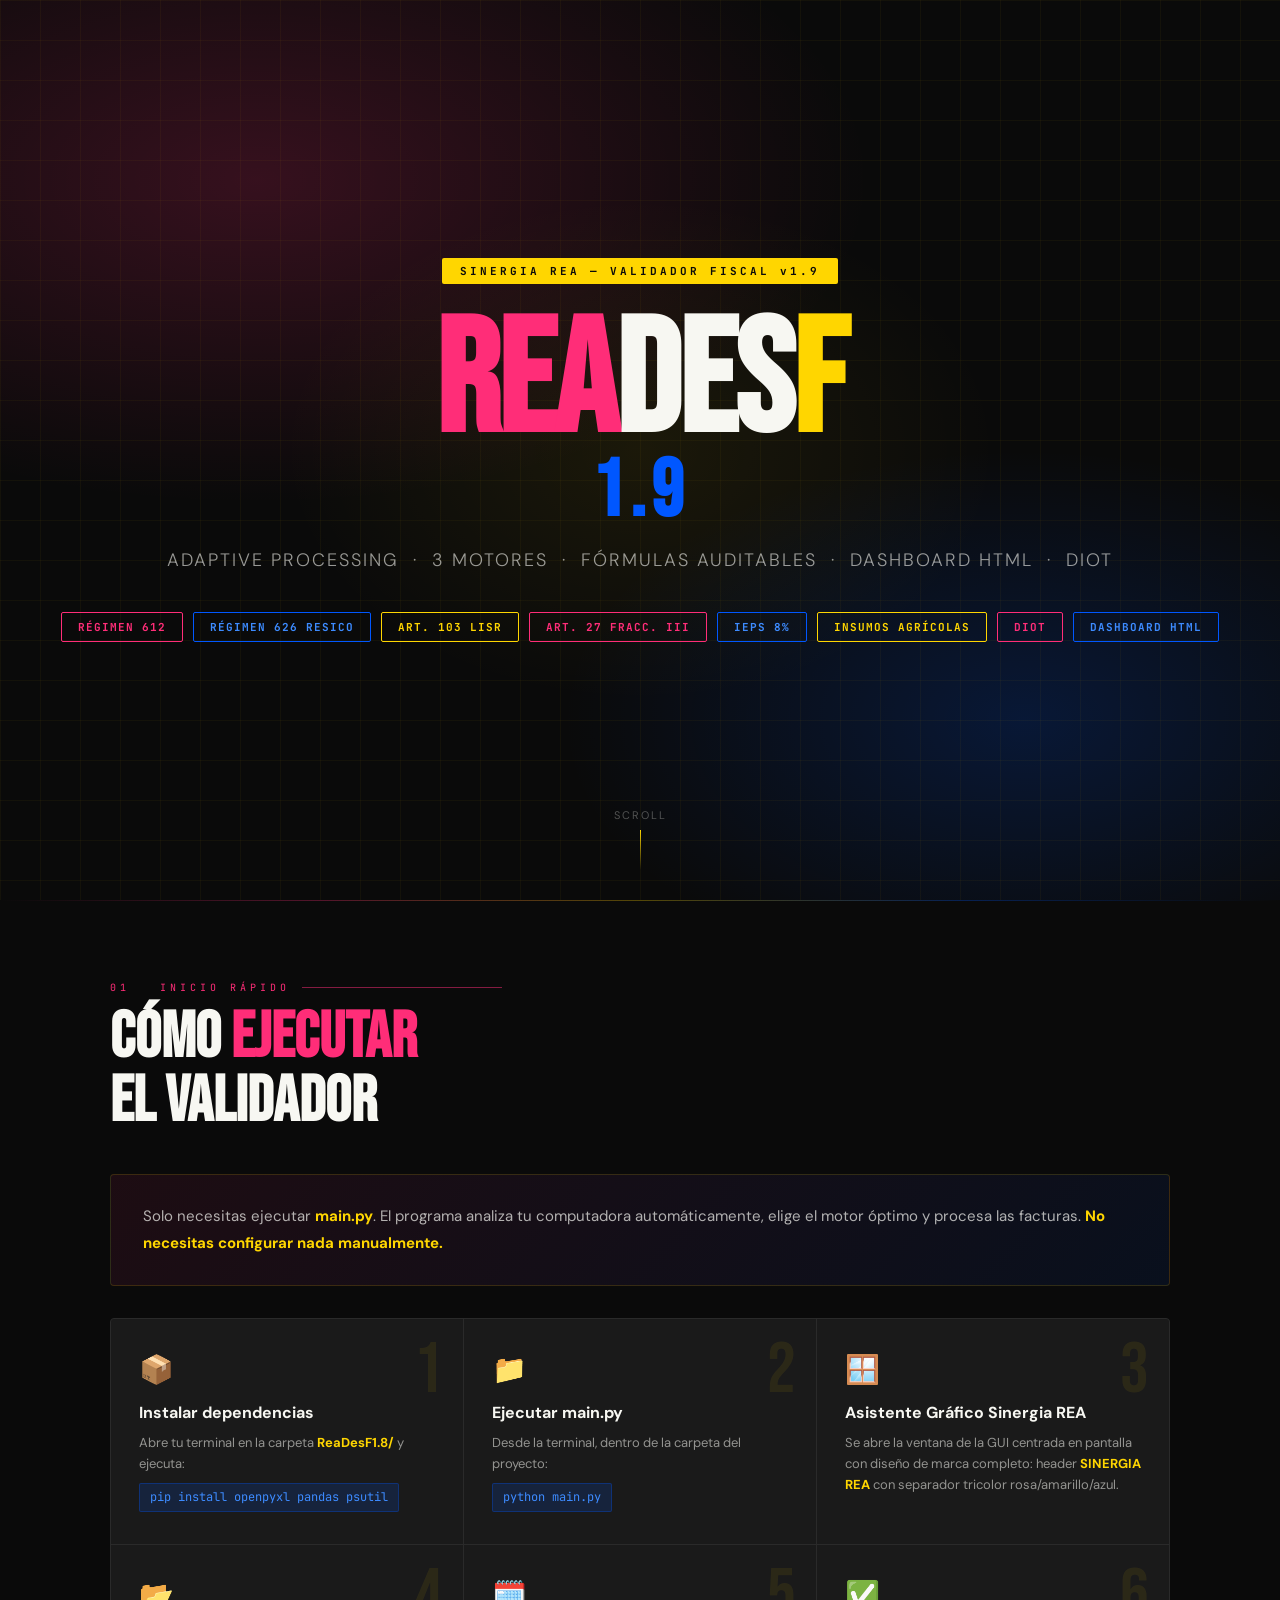
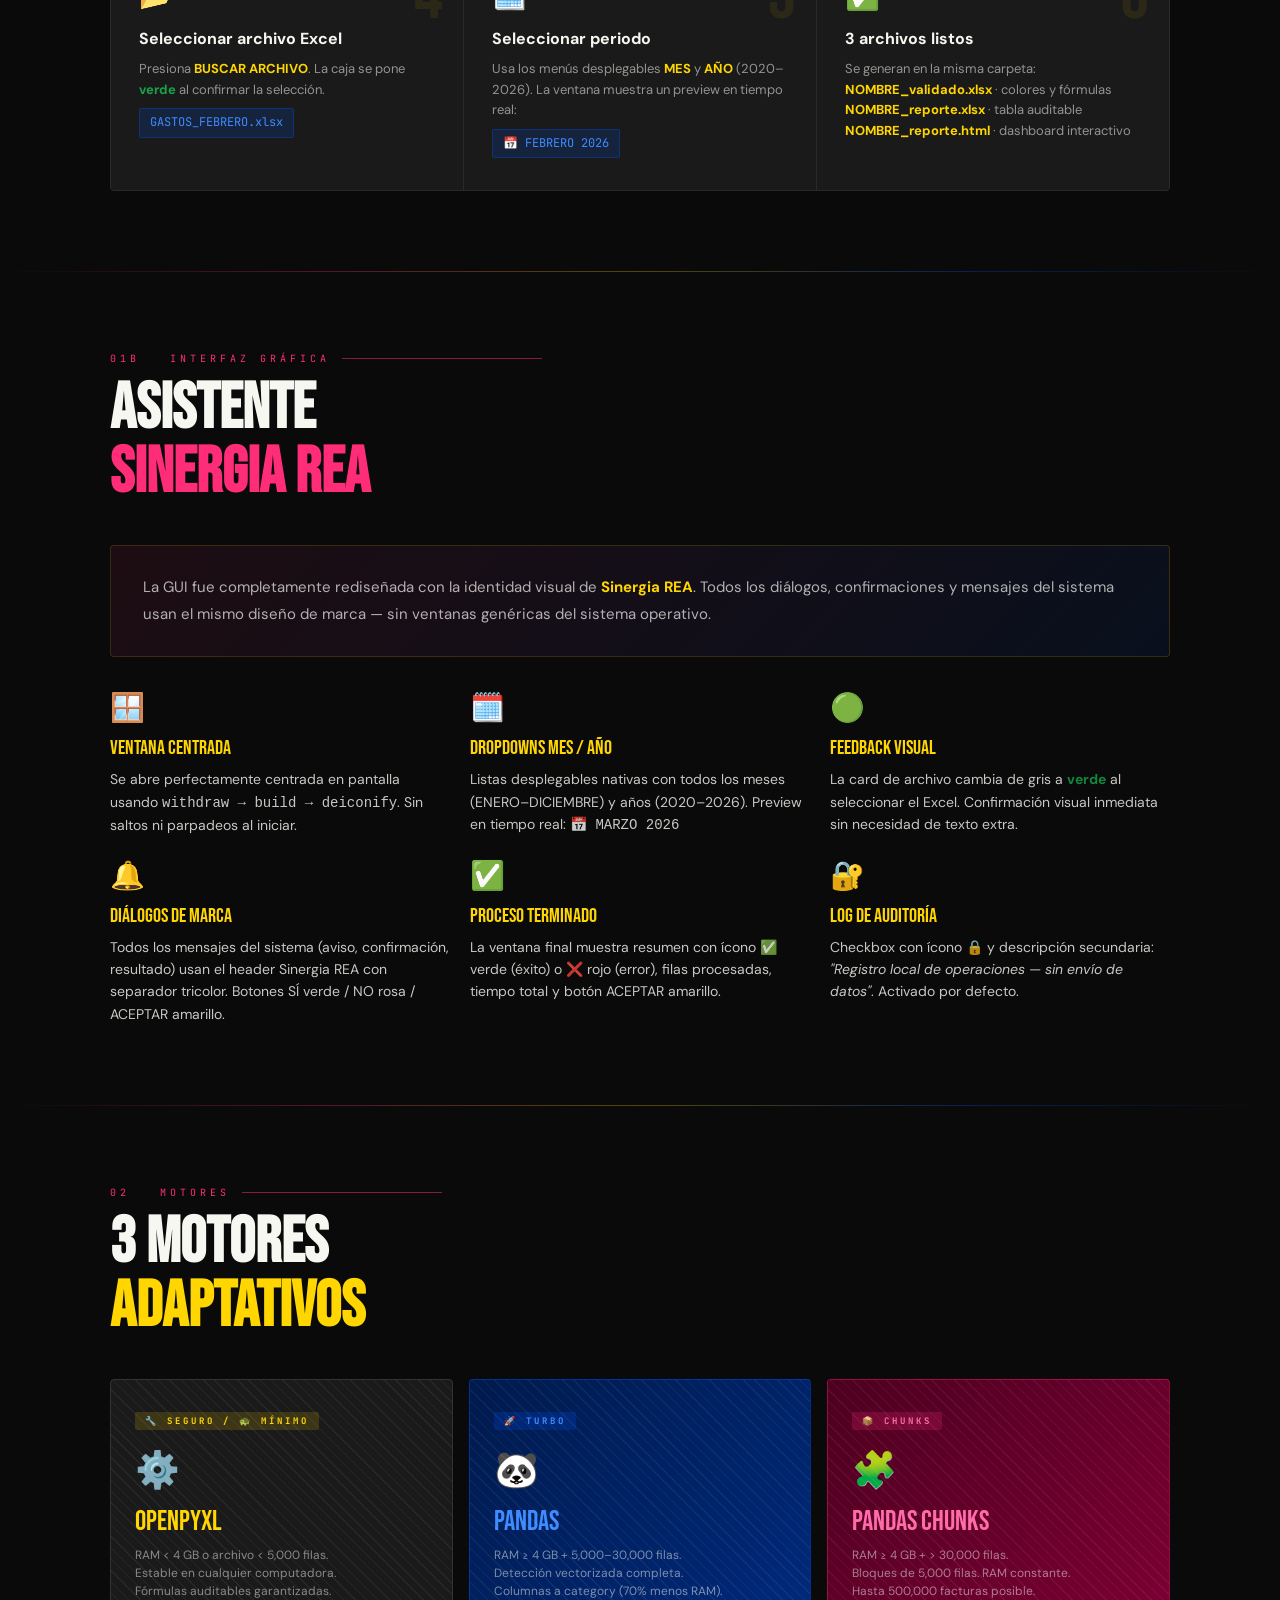
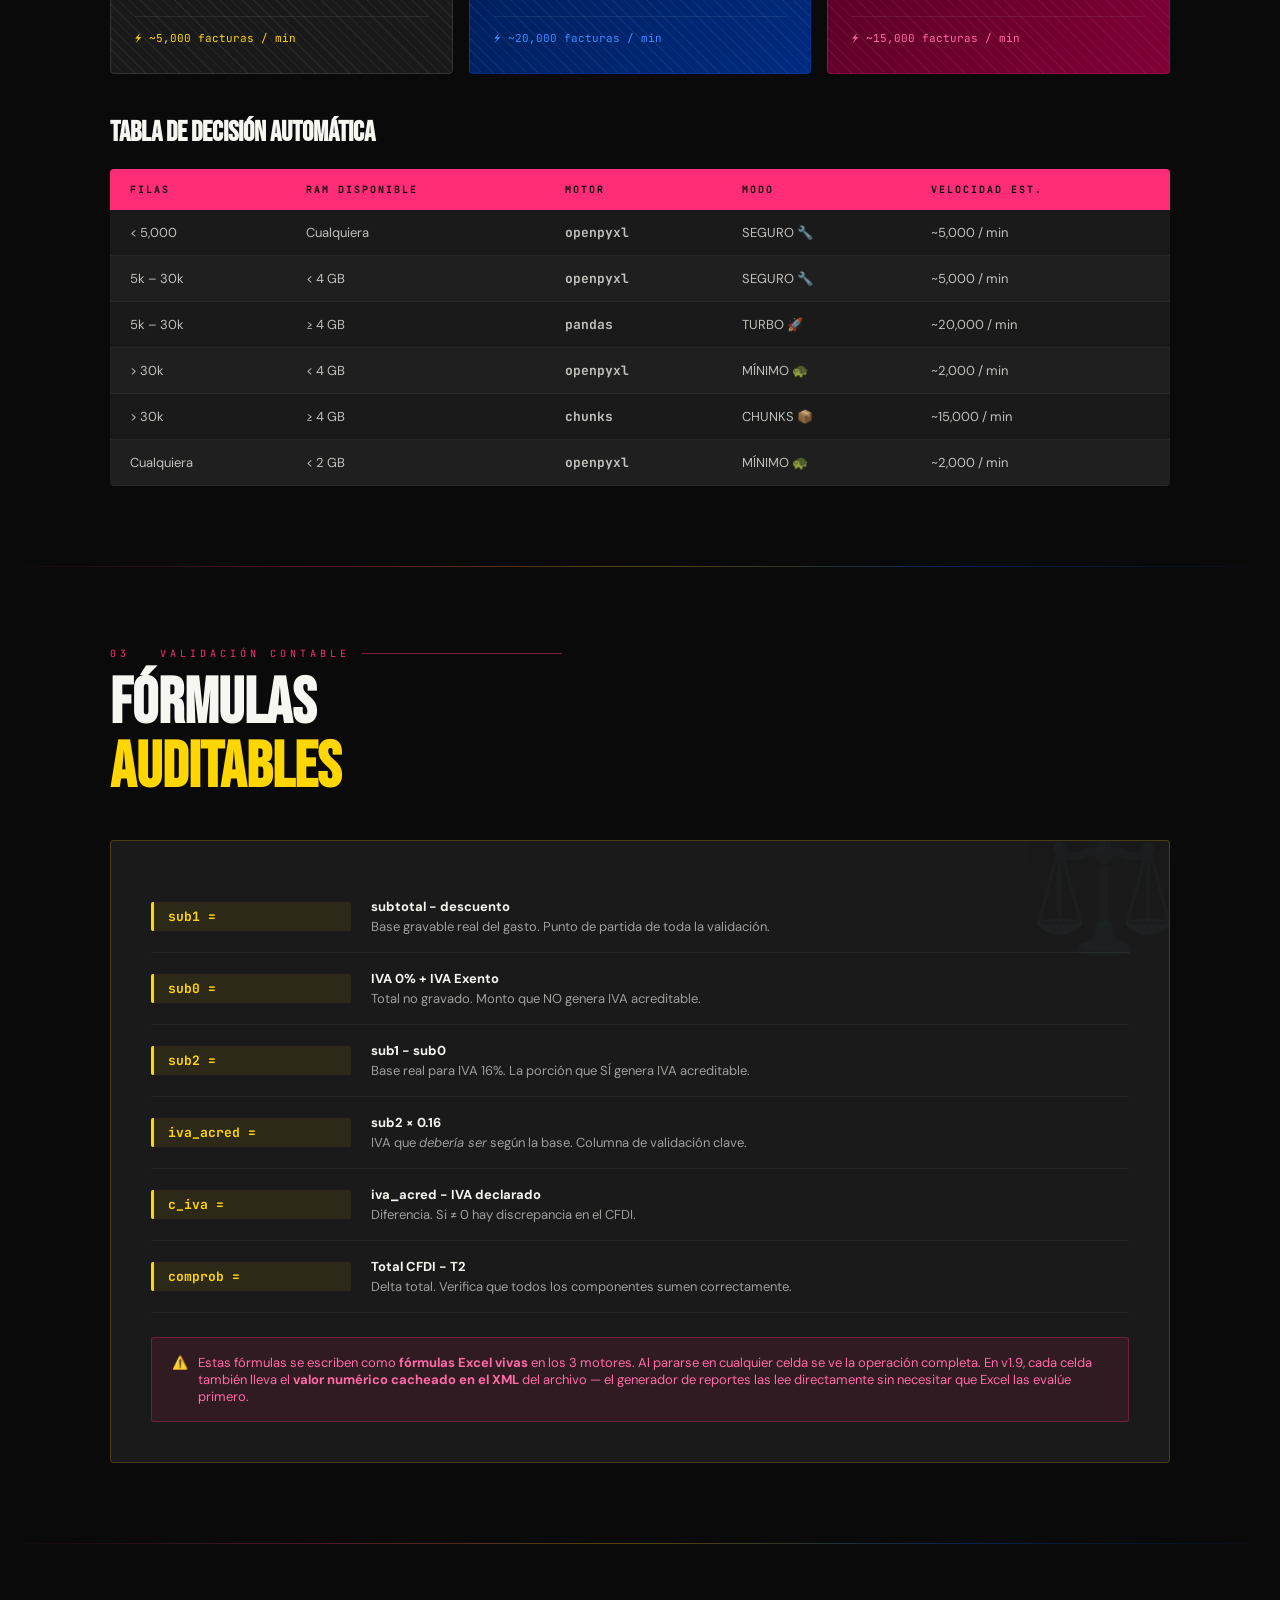
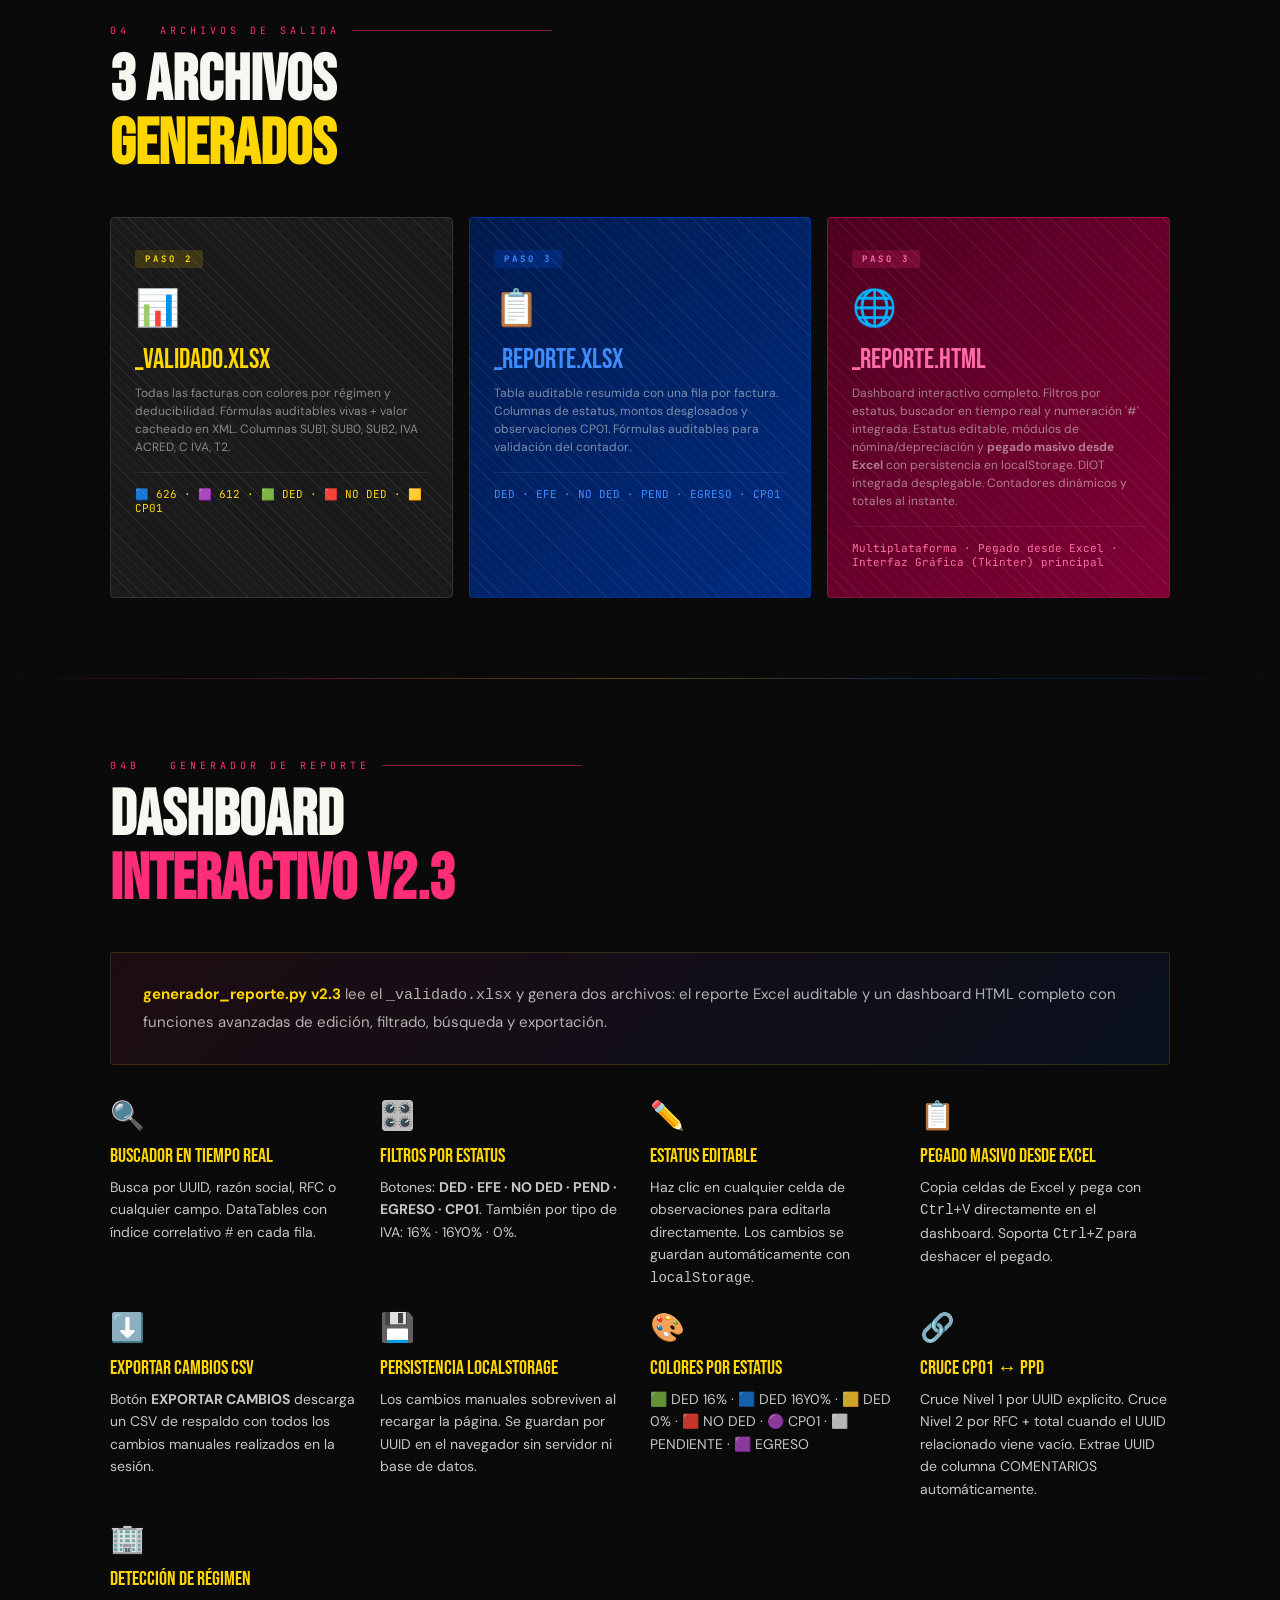
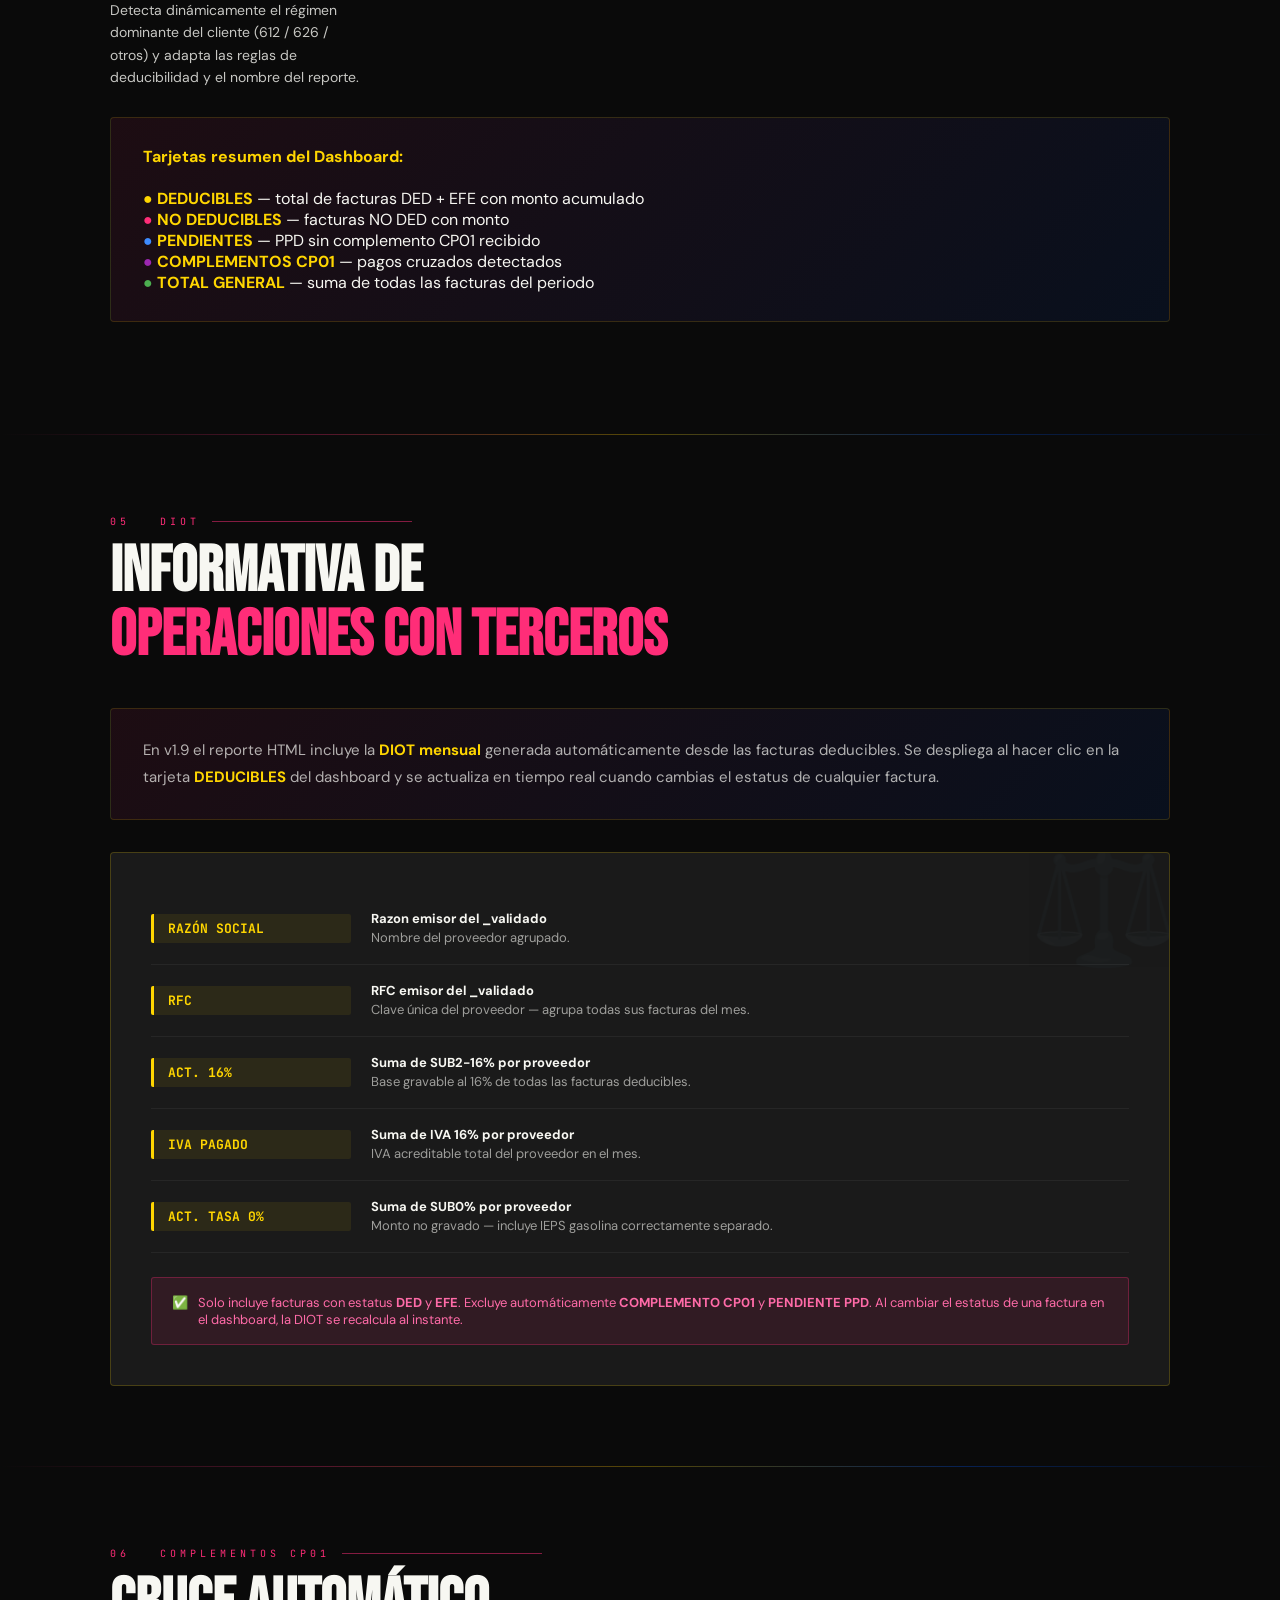
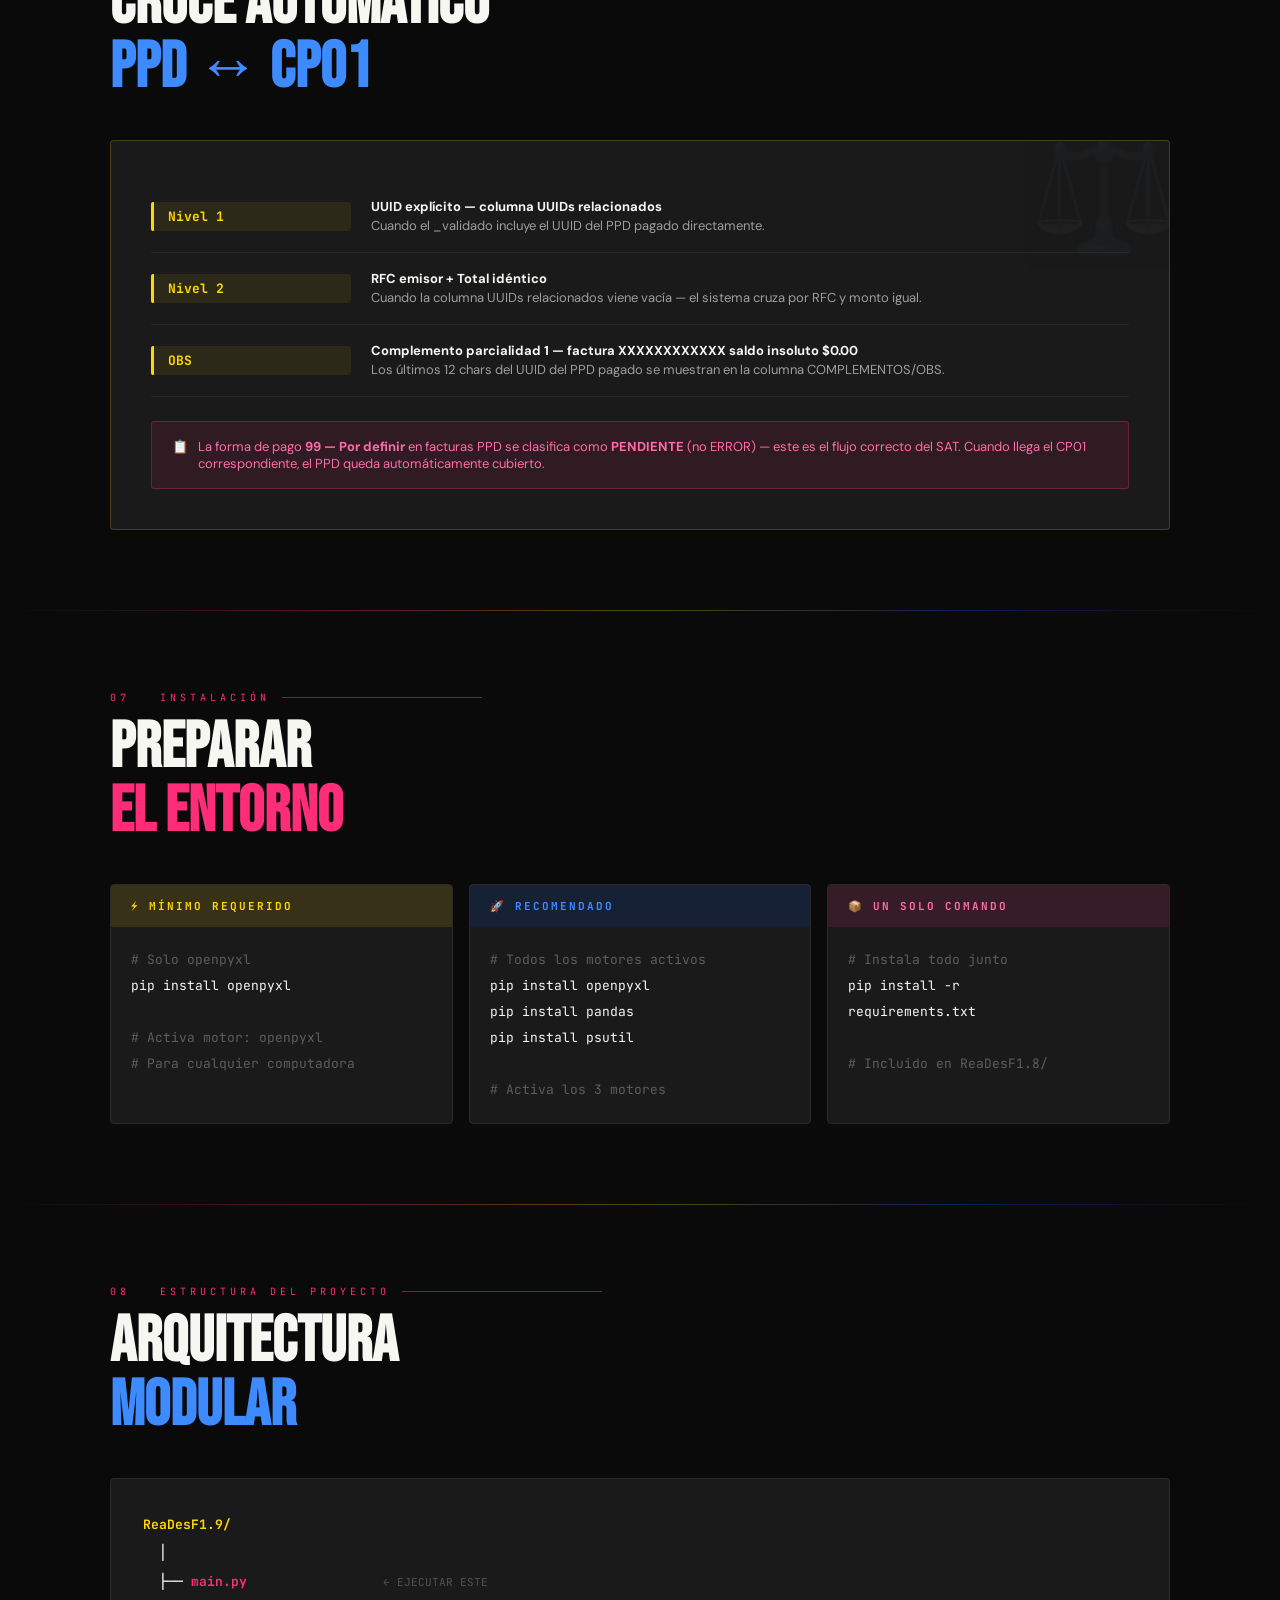
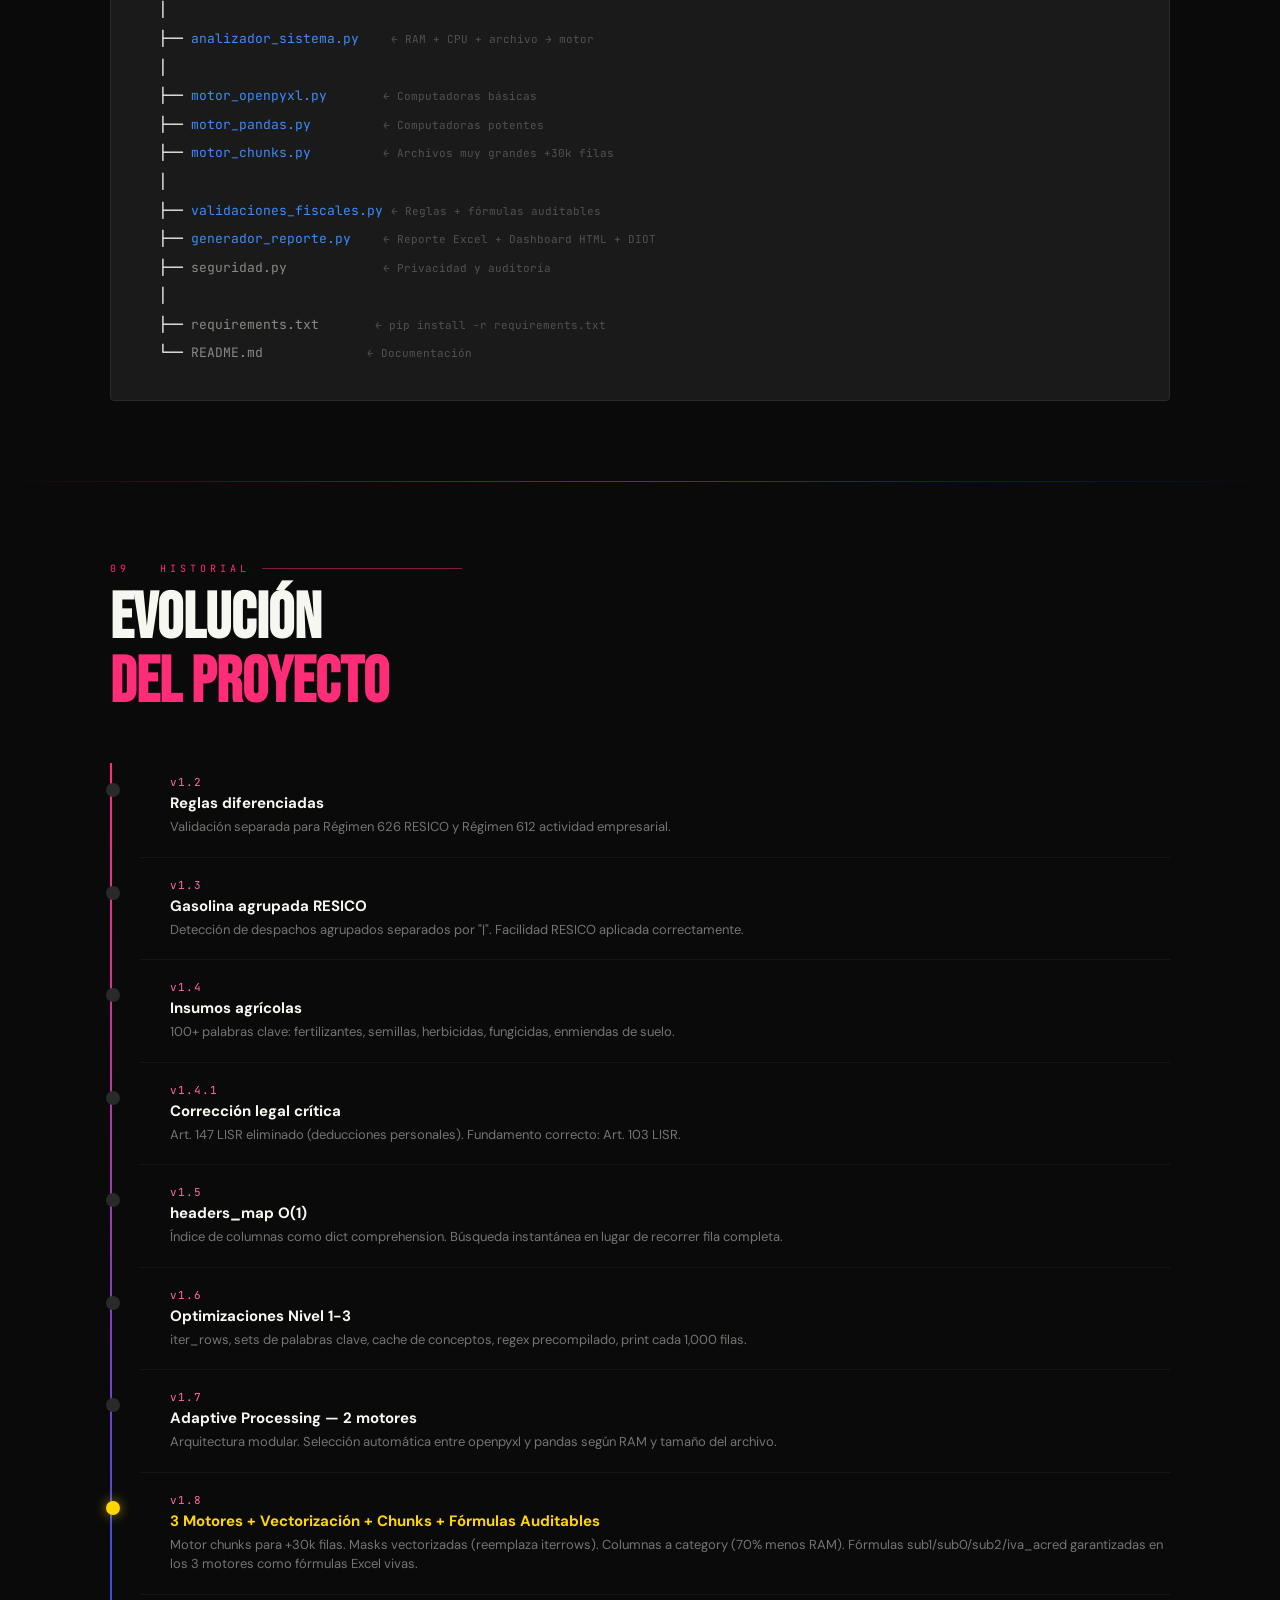
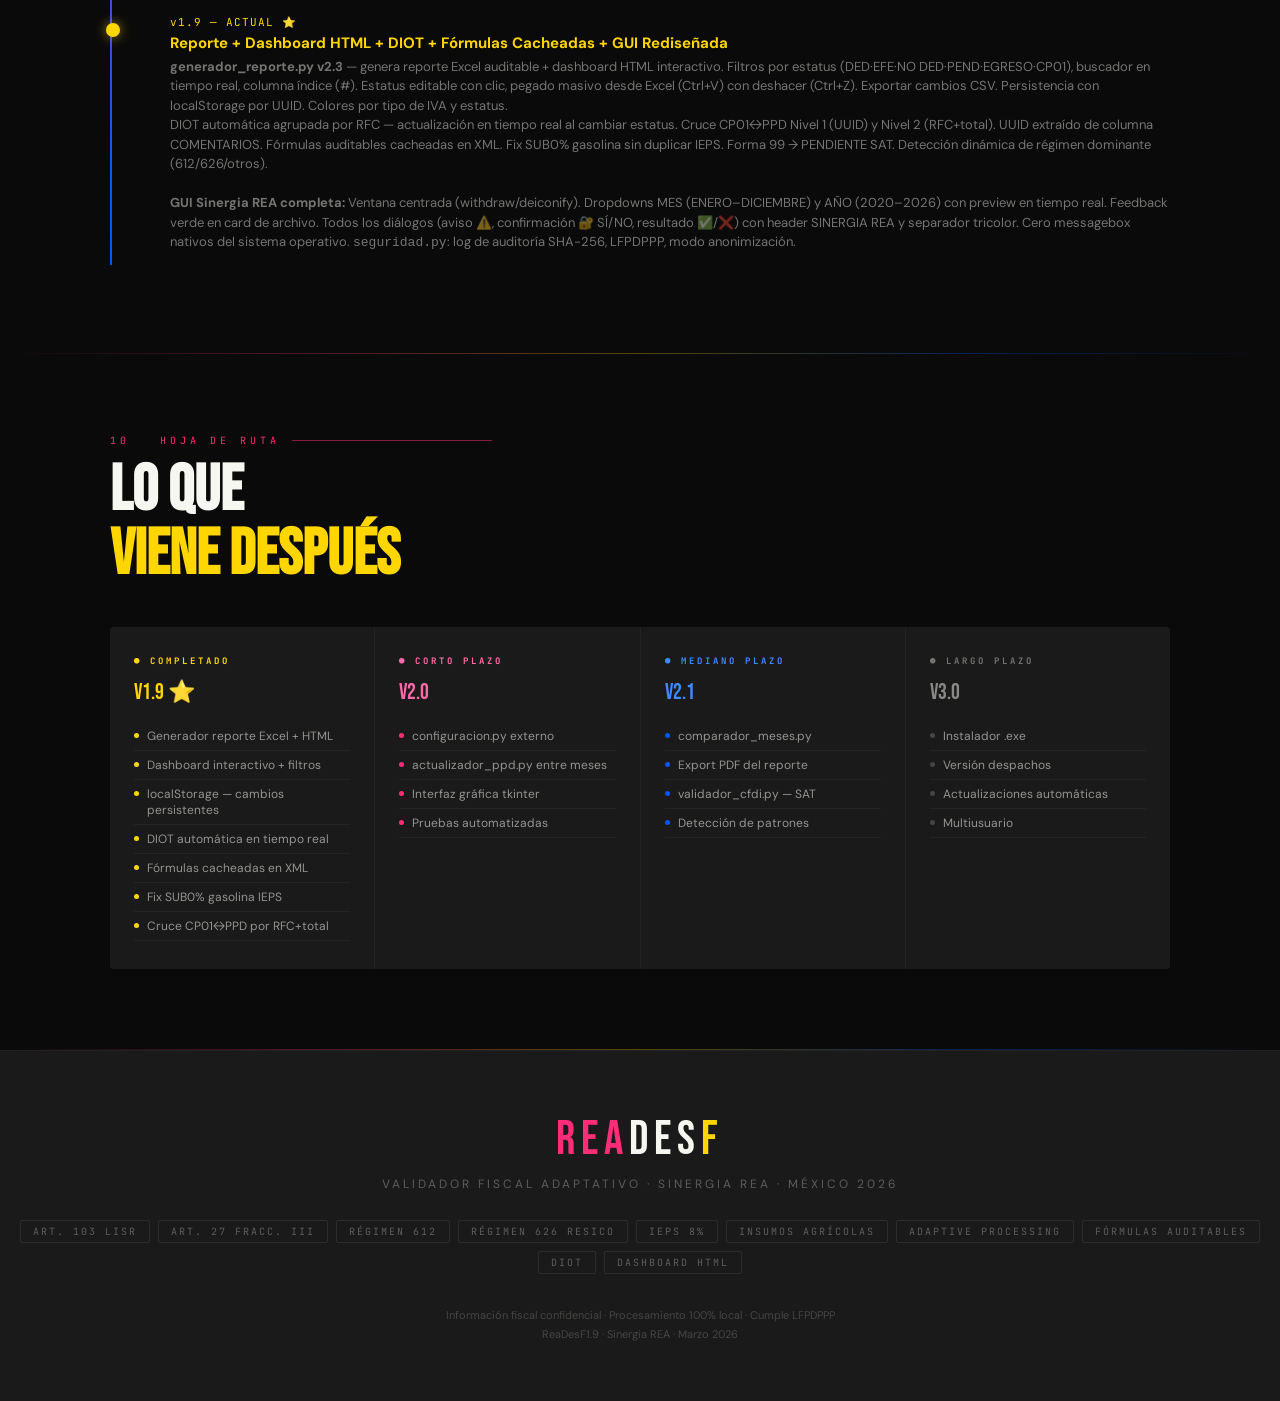
<file: index.html>
<!DOCTYPE html>
<html lang="es">
<head>
<meta charset="UTF-8">
<meta name="viewport" content="width=device-width, initial-scale=1.0">
<title>ReaDesF1.9 — Sinergia REA</title>
<link href="https://fonts.googleapis.com/css2?family=Bebas+Neue&family=DM+Sans:wght@300;400;500;700&family=JetBrains+Mono:wght@400;700&display=swap" rel="stylesheet">
<style>
  :root {
    --rosa:    #FF2D78;
    --rosa-soft: #FF6BA8;
    --amarillo:#FFD600;
    --negro:   #0A0A0A;
    --azul:    #0057FF;
    --azul-soft:#3D8BFF;
    --blanco:  #F7F7F2;
    --gris:    #1A1A1A;
    --gris2:   #2A2A2A;
  }

  * { margin:0; padding:0; box-sizing:border-box; }

  body {
    background: var(--negro);
    color: var(--blanco);
    font-family: 'DM Sans', sans-serif;
    overflow-x: hidden;
  }

  /* ── HERO ── */
  .hero {
    min-height: 100vh;
    display: flex;
    flex-direction: column;
    justify-content: center;
    align-items: center;
    position: relative;
    overflow: hidden;
    padding: 60px 20px;
    text-align: center;
  }

  .hero-bg {
    position: absolute; inset: 0;
    background:
      radial-gradient(ellipse 80% 60% at 20% 20%, rgba(255,45,120,0.18) 0%, transparent 60%),
      radial-gradient(ellipse 60% 50% at 80% 80%, rgba(0,87,255,0.18) 0%, transparent 60%),
      radial-gradient(ellipse 40% 40% at 50% 50%, rgba(255,214,0,0.07) 0%, transparent 70%);
    animation: bgPulse 8s ease-in-out infinite alternate;
  }

  @keyframes bgPulse {
    from { opacity: 0.8; }
    to   { opacity: 1.2; }
  }

  .grid-overlay {
    position: absolute; inset: 0;
    background-image:
      linear-gradient(rgba(255,214,0,0.04) 1px, transparent 1px),
      linear-gradient(90deg, rgba(255,214,0,0.04) 1px, transparent 1px);
    background-size: 40px 40px;
  }

  .badge {
    display: inline-block;
    background: var(--amarillo);
    color: var(--negro);
    font-family: 'JetBrains Mono', monospace;
    font-weight: 700;
    font-size: 11px;
    letter-spacing: 3px;
    padding: 6px 18px;
    border-radius: 2px;
    margin-bottom: 28px;
    position: relative;
    z-index: 1;
    animation: fadeDown 0.8s ease both;
  }

  .hero-title {
    font-family: 'Bebas Neue', sans-serif;
    font-size: clamp(72px, 14vw, 160px);
    letter-spacing: -2px;
    line-height: 0.9;
    position: relative;
    z-index: 1;
    animation: fadeUp 0.9s ease both 0.1s;
  }

  .hero-title .rea  { color: var(--rosa); }
  .hero-title .des  { color: var(--blanco); }
  .hero-title .f    { color: var(--amarillo); }
  .hero-title .ver  {
    color: var(--azul);
    font-size: clamp(40px, 7vw, 80px);
    display: block;
    letter-spacing: 6px;
  }

  .hero-sub {
    font-size: clamp(14px, 2vw, 18px);
    color: rgba(247,247,242,0.6);
    letter-spacing: 2px;
    margin-top: 20px;
    position: relative;
    z-index: 1;
    font-weight: 300;
    animation: fadeUp 0.9s ease both 0.25s;
  }

  .hero-tags {
    display: flex; flex-wrap: wrap; gap: 10px;
    justify-content: center;
    margin-top: 40px;
    position: relative; z-index: 1;
    animation: fadeUp 0.9s ease both 0.4s;
  }

  .tag {
    padding: 7px 16px;
    border-radius: 2px;
    font-family: 'JetBrains Mono', monospace;
    font-size: 11px;
    font-weight: 700;
    letter-spacing: 1px;
    border: 1px solid;
  }
  .tag-rosa   { border-color: var(--rosa);    color: var(--rosa); }
  .tag-azul   { border-color: var(--azul);    color: var(--azul-soft); }
  .tag-amarillo { border-color: var(--amarillo); color: var(--amarillo); }

  .scroll-hint {
    position: absolute; bottom: 30px;
    display: flex; flex-direction: column; align-items: center; gap: 8px;
    color: rgba(247,247,242,0.3);
    font-size: 11px; letter-spacing: 2px;
    animation: bounce 2s ease-in-out infinite;
    z-index: 1;
  }
  .scroll-hint::after {
    content: '';
    width: 1px; height: 40px;
    background: linear-gradient(var(--amarillo), transparent);
  }

  @keyframes bounce {
    0%,100% { transform: translateY(0); }
    50%     { transform: translateY(8px); }
  }

  /* ── SECCIONES ── */
  section { padding: 80px 20px; max-width: 1100px; margin: 0 auto; }

  .section-label {
    font-family: 'JetBrains Mono', monospace;
    font-size: 10px;
    letter-spacing: 4px;
    color: var(--rosa);
    text-transform: uppercase;
    margin-bottom: 12px;
    display: flex; align-items: center; gap: 12px;
  }
  .section-label::after {
    content: '';
    flex: 1; height: 1px;
    background: linear-gradient(var(--rosa), transparent);
    max-width: 200px;
  }

  .section-title {
    font-family: 'Bebas Neue', sans-serif;
    font-size: clamp(36px, 6vw, 64px);
    line-height: 1;
    margin-bottom: 40px;
  }

  /* ── INICIO RÁPIDO ── */
  .inicio-steps {
    display: grid;
    grid-template-columns: repeat(auto-fit, minmax(280px, 1fr));
    gap: 1px;
    background: var(--gris2);
    border: 1px solid var(--gris2);
    border-radius: 4px;
    overflow: hidden;
  }

  .step {
    background: var(--gris);
    padding: 32px 28px;
    position: relative;
    transition: background 0.3s;
  }
  .step:hover { background: #222; }

  .step-num {
    font-family: 'Bebas Neue', sans-serif;
    font-size: 72px;
    line-height: 1;
    color: rgba(255,214,0,0.08);
    position: absolute;
    top: 16px; right: 20px;
  }

  .step-icon {
    font-size: 28px;
    margin-bottom: 14px;
  }

  .step-title {
    font-family: 'DM Sans', sans-serif;
    font-weight: 700;
    font-size: 16px;
    color: var(--blanco);
    margin-bottom: 10px;
  }

  .step-desc {
    font-size: 13px;
    color: rgba(247,247,242,0.55);
    line-height: 1.6;
  }

  .step-accent { color: var(--amarillo); font-weight: 700; }
  .step-cmd {
    display: inline-block;
    background: rgba(0,87,255,0.15);
    border: 1px solid rgba(0,87,255,0.3);
    color: var(--azul-soft);
    font-family: 'JetBrains Mono', monospace;
    font-size: 12px;
    padding: 4px 10px;
    border-radius: 2px;
    margin-top: 8px;
  }

  /* ── MOTORES ── */
  .motores-grid {
    display: grid;
    grid-template-columns: repeat(auto-fit, minmax(240px, 1fr));
    gap: 16px;
  }

  .motor-card {
    border-radius: 4px;
    padding: 28px 24px;
    position: relative;
    overflow: hidden;
    transition: transform 0.3s, box-shadow 0.3s;
  }
  .motor-card:hover {
    transform: translateY(-4px);
    box-shadow: 0 20px 60px rgba(0,0,0,0.4);
  }

  .motor-card::before {
    content: '';
    position: absolute; inset: 0;
    opacity: 0.06;
    background: repeating-linear-gradient(
      45deg, currentColor 0, currentColor 1px, transparent 1px, transparent 8px);
  }

  .motor-openpyxl { background: var(--gris); border: 1px solid #333; }
  .motor-pandas   { background: linear-gradient(135deg, #001a4d, #002b80); border: 1px solid rgba(0,87,255,0.3); }
  .motor-chunks   { background: linear-gradient(135deg, #4d0020, #800035); border: 1px solid rgba(255,45,120,0.3); }

  .motor-badge {
    font-family: 'JetBrains Mono', monospace;
    font-size: 9px;
    font-weight: 700;
    letter-spacing: 3px;
    padding: 3px 10px;
    border-radius: 2px;
    display: inline-block;
    margin-bottom: 16px;
  }
  .badge-seguro  { background: rgba(255,214,0,0.15); color: var(--amarillo); }
  .badge-turbo   { background: rgba(0,87,255,0.2);   color: var(--azul-soft); }
  .badge-chunks  { background: rgba(255,45,120,0.2); color: var(--rosa-soft); }

  .motor-icon  { font-size: 36px; margin-bottom: 12px; display: block; }
  .motor-name  { font-family: 'Bebas Neue', sans-serif; font-size: 28px; margin-bottom: 8px; }
  .motor-when  { font-size: 12px; color: rgba(247,247,242,0.5); margin-bottom: 16px; line-height: 1.5; }
  .motor-speed {
    font-family: 'JetBrains Mono', monospace;
    font-size: 11px;
    color: var(--amarillo);
    border-top: 1px solid rgba(255,255,255,0.08);
    padding-top: 14px;
    margin-top: 14px;
  }

  /* ── TABLA DE DECISIÓN ── */
  .decision-table {
    width: 100%;
    border-collapse: collapse;
    font-size: 13px;
    border-radius: 4px;
    overflow: hidden;
  }

  .decision-table th {
    background: var(--rosa);
    color: var(--negro);
    font-family: 'JetBrains Mono', monospace;
    font-size: 10px;
    letter-spacing: 2px;
    padding: 14px 20px;
    text-align: left;
    font-weight: 700;
  }

  .decision-table td {
    padding: 14px 20px;
    border-bottom: 1px solid rgba(255,255,255,0.05);
    color: rgba(247,247,242,0.75);
  }

  .decision-table tr { background: var(--gris); }
  .decision-table tr:nth-child(even) { background: #1f1f1f; }
  .decision-table tr:hover { background: #252525; }

  .td-motor-op  { color: var(--amarillo); font-weight: 700; font-family: 'JetBrains Mono', monospace; }
  .td-motor-pa  { color: var(--azul-soft); font-weight: 700; font-family: 'JetBrains Mono', monospace; }
  .td-motor-ch  { color: var(--rosa-soft); font-weight: 700; font-family: 'JetBrains Mono', monospace; }

  /* ── FÓRMULAS AUDITABLES ── */
  .formulas-box {
    background: var(--gris);
    border: 1px solid rgba(255,214,0,0.2);
    border-radius: 4px;
    padding: 40px;
    position: relative;
    overflow: hidden;
  }

  .formulas-box::before {
    content: '⚖️';
    font-size: 120px;
    position: absolute;
    right: -10px; top: -10px;
    opacity: 0.04;
    line-height: 1;
  }

  .formula-row {
    display: grid;
    grid-template-columns: 200px 1fr;
    align-items: center;
    gap: 20px;
    padding: 16px 0;
    border-bottom: 1px solid rgba(255,255,255,0.05);
  }
  .formula-row:last-child { border-bottom: none; }

  .formula-name {
    font-family: 'JetBrains Mono', monospace;
    font-size: 13px;
    font-weight: 700;
    color: var(--amarillo);
    background: rgba(255,214,0,0.08);
    padding: 6px 14px;
    border-radius: 2px;
    border-left: 3px solid var(--amarillo);
  }

  .formula-desc {
    font-size: 13px;
    color: rgba(247,247,242,0.6);
    line-height: 1.5;
  }

  .formula-alert {
    margin-top: 24px;
    background: rgba(255,45,120,0.1);
    border: 1px solid rgba(255,45,120,0.3);
    border-radius: 3px;
    padding: 16px 20px;
    font-size: 13px;
    color: var(--rosa-soft);
    display: flex;
    gap: 10px;
    align-items: flex-start;
  }

  /* ── INSTALACIÓN ── */
  .install-grid {
    display: grid;
    grid-template-columns: repeat(auto-fit, minmax(300px, 1fr));
    gap: 16px;
  }

  .install-card {
    background: var(--gris);
    border-radius: 4px;
    overflow: hidden;
    border: 1px solid #2a2a2a;
  }

  .install-header {
    padding: 14px 20px;
    font-family: 'JetBrains Mono', monospace;
    font-size: 11px;
    letter-spacing: 2px;
    font-weight: 700;
    display: flex;
    align-items: center;
    gap: 10px;
  }
  .install-header.basico   { background: rgba(255,214,0,0.12); color: var(--amarillo); }
  .install-header.recomend { background: rgba(0,87,255,0.12);  color: var(--azul-soft); }

  .install-body {
    padding: 20px;
    font-family: 'JetBrains Mono', monospace;
    font-size: 13px;
    line-height: 2;
    color: rgba(247,247,242,0.7);
  }

  .install-body .cmd { color: var(--blanco); }
  .install-body .comment { color: rgba(247,247,242,0.3); }

  /* ── VERSIONES ── */
  .timeline {
    position: relative;
    padding-left: 30px;
  }
  .timeline::before {
    content: '';
    position: absolute;
    left: 0; top: 8px; bottom: 8px;
    width: 2px;
    background: linear-gradient(var(--rosa), var(--azul));
  }

  .timeline-item {
    position: relative;
    padding: 20px 0 20px 30px;
    border-bottom: 1px solid rgba(255,255,255,0.05);
  }
  .timeline-item:last-child { border-bottom: none; }

  .timeline-item::before {
    content: '';
    position: absolute;
    left: -34px; top: 28px;
    width: 10px; height: 10px;
    border-radius: 50%;
    background: var(--gris2);
    border: 2px solid var(--gris2);
  }

  .timeline-item.current::before {
    background: var(--amarillo);
    border-color: var(--amarillo);
    box-shadow: 0 0 12px rgba(255,214,0,0.6);
  }

  .tv-ver {
    font-family: 'JetBrains Mono', monospace;
    font-size: 11px;
    color: var(--rosa-soft);
    margin-bottom: 4px;
    letter-spacing: 1px;
  }

  .tv-title {
    font-weight: 700;
    font-size: 15px;
    margin-bottom: 4px;
    color: var(--blanco);
  }

  .tv-desc {
    font-size: 13px;
    color: rgba(247,247,242,0.45);
    line-height: 1.5;
  }

  .timeline-item.current .tv-title { color: var(--amarillo); }

  /* ── ESTRUCTURA ── */
  .file-tree {
    background: var(--gris);
    border-radius: 4px;
    padding: 32px;
    font-family: 'JetBrains Mono', monospace;
    font-size: 13px;
    line-height: 2.2;
    border: 1px solid #2a2a2a;
  }

  .ft-folder { color: var(--amarillo); font-weight: 700; }
  .ft-main   { color: var(--rosa); font-weight: 700; }
  .ft-module { color: var(--azul-soft); }
  .ft-config { color: rgba(247,247,242,0.5); }
  .ft-comment{ color: rgba(247,247,242,0.25); font-size: 11px; }

  /* ── ROADMAP ── */
  .roadmap {
    display: grid;
    grid-template-columns: repeat(auto-fit, minmax(220px, 1fr));
    gap: 1px;
    background: #222;
    border-radius: 4px;
    overflow: hidden;
  }

  .rm-col {
    background: var(--gris);
    padding: 28px 24px;
  }

  .rm-phase {
    font-family: 'JetBrains Mono', monospace;
    font-size: 9px;
    letter-spacing: 3px;
    margin-bottom: 12px;
    font-weight: 700;
  }
  .rm-phase.now    { color: var(--amarillo); }
  .rm-phase.short  { color: var(--rosa-soft); }
  .rm-phase.medium { color: var(--azul-soft); }
  .rm-phase.long   { color: rgba(247,247,242,0.4); }

  .rm-title {
    font-family: 'Bebas Neue', sans-serif;
    font-size: 22px;
    margin-bottom: 16px;
  }

  .rm-item {
    font-size: 12px;
    color: rgba(247,247,242,0.55);
    padding: 6px 0;
    border-bottom: 1px solid rgba(255,255,255,0.04);
    display: flex;
    gap: 8px;
  }

  .rm-dot {
    width: 5px; height: 5px;
    border-radius: 50%;
    flex-shrink: 0;
    margin-top: 5px;
  }
  .dot-now    { background: var(--amarillo); }
  .dot-short  { background: var(--rosa); }
  .dot-medium { background: var(--azul); }
  .dot-long   { background: #444; }

  /* ── FOOTER ── */
  footer {
    background: var(--gris);
    border-top: 1px solid #222;
    padding: 60px 20px;
    text-align: center;
  }

  .footer-logo {
    font-family: 'Bebas Neue', sans-serif;
    font-size: 48px;
    letter-spacing: 6px;
    margin-bottom: 8px;
  }
  .footer-logo .f-rea { color: var(--rosa); }
  .footer-logo .f-des { color: var(--blanco); }
  .footer-logo .f-f   { color: var(--amarillo); }

  .footer-sub {
    font-size: 12px;
    color: rgba(247,247,242,0.3);
    letter-spacing: 3px;
    margin-bottom: 28px;
  }

  .footer-tags {
    display: flex; flex-wrap: wrap;
    justify-content: center; gap: 8px;
    margin-bottom: 32px;
  }

  .footer-tag {
    font-family: 'JetBrains Mono', monospace;
    font-size: 10px;
    letter-spacing: 2px;
    color: rgba(247,247,242,0.3);
    border: 1px solid rgba(255,255,255,0.08);
    padding: 4px 12px;
    border-radius: 2px;
  }

  .footer-legal {
    font-size: 11px;
    color: rgba(247,247,242,0.2);
    line-height: 1.8;
  }

  /* ── ANIMACIONES ── */
  @keyframes fadeUp {
    from { opacity: 0; transform: translateY(30px); }
    to   { opacity: 1; transform: translateY(0); }
  }
  @keyframes fadeDown {
    from { opacity: 0; transform: translateY(-20px); }
    to   { opacity: 1; transform: translateY(0); }
  }

  .reveal {
    opacity: 0;
    transform: translateY(24px);
    transition: opacity 0.7s ease, transform 0.7s ease;
  }
  .reveal.visible {
    opacity: 1;
    transform: translateY(0);
  }

  /* ── DIVIDER ── */
  .divider {
    height: 1px;
    background: linear-gradient(90deg, transparent, var(--rosa), var(--amarillo), var(--azul), transparent);
    margin: 0;
    opacity: 0.3;
  }

  /* ── HIGHLIGHT BOX ── */
  .highlight {
    background: linear-gradient(135deg, rgba(255,45,120,0.08), rgba(0,87,255,0.08));
    border: 1px solid rgba(255,214,0,0.15);
    border-radius: 4px;
    padding: 28px 32px;
    margin-bottom: 32px;
  }

  .highlight p {
    font-size: 15px;
    color: rgba(247,247,242,0.7);
    line-height: 1.8;
  }

  .highlight strong { color: var(--amarillo); }

  @media (max-width: 600px) {
    .formula-row { grid-template-columns: 1fr; }
    .file-tree   { font-size: 11px; }
  }
</style>
</head>
<body>

<!-- ══════════════════════════════════════════
     HERO
══════════════════════════════════════════ -->
<div class="hero">
  <div class="hero-bg"></div>
  <div class="grid-overlay"></div>

  <div class="badge">SINERGIA REA — VALIDADOR FISCAL v1.9</div>

  <h1 class="hero-title">
    <span class="rea">Rea</span><span class="des">Des</span><span class="f">F</span>
    <span class="ver">1.9</span>
  </h1>

  <p class="hero-sub">ADAPTIVE PROCESSING &nbsp;·&nbsp; 3 MOTORES &nbsp;·&nbsp; FÓRMULAS AUDITABLES &nbsp;·&nbsp; DASHBOARD HTML &nbsp;·&nbsp; DIOT</p>

  <div class="hero-tags">
    <span class="tag tag-rosa">RÉGIMEN 612</span>
    <span class="tag tag-azul">RÉGIMEN 626 RESICO</span>
    <span class="tag tag-amarillo">ART. 103 LISR</span>
    <span class="tag tag-rosa">ART. 27 FRACC. III</span>
    <span class="tag tag-azul">IEPS 8%</span>
    <span class="tag tag-amarillo">INSUMOS AGRÍCOLAS</span>
    <span class="tag tag-rosa">DIOT</span>
    <span class="tag tag-azul">DASHBOARD HTML</span>
  </div>

  <div class="scroll-hint">SCROLL</div>
</div>

<div class="divider"></div>

<!-- ══════════════════════════════════════════
     INICIO RÁPIDO
══════════════════════════════════════════ -->
<section class="reveal">
  <div class="section-label">01 &nbsp; INICIO RÁPIDO</div>
  <h2 class="section-title">Cómo <span style="color:var(--rosa)">ejecutar</span><br>el validador</h2>

  <div class="highlight">
    <p>Solo necesitas ejecutar <strong>main.py</strong>. El programa analiza tu computadora automáticamente, elige el motor óptimo y procesa las facturas. <strong>No necesitas configurar nada manualmente.</strong></p>
  </div>

  <div class="inicio-steps">

    <div class="step">
      <div class="step-num">1</div>
      <div class="step-icon">📦</div>
      <div class="step-title">Instalar dependencias</div>
      <div class="step-desc">
        Abre tu terminal en la carpeta <span class="step-accent">ReaDesF1.8/</span> y ejecuta:
        <br><div class="step-cmd">pip install openpyxl pandas psutil</div>
      </div>
    </div>

    <div class="step">
      <div class="step-num">2</div>
      <div class="step-icon">📁</div>
      <div class="step-title">Ejecutar main.py</div>
      <div class="step-desc">
        Desde la terminal, dentro de la carpeta del proyecto:
        <br><div class="step-cmd">python main.py</div>
      </div>
    </div>

    <div class="step">
      <div class="step-num">3</div>
      <div class="step-icon">🪟</div>
      <div class="step-title">Asistente Gráfico Sinergia REA</div>
      <div class="step-desc">
        Se abre la ventana de la GUI centrada en pantalla con diseño de marca completo:
        header <span class="step-accent">SINERGIA REA</span> con separador tricolor rosa/amarillo/azul.
      </div>
    </div>

    <div class="step">
      <div class="step-num">4</div>
      <div class="step-icon">📂</div>
      <div class="step-title">Seleccionar archivo Excel</div>
      <div class="step-desc">
        Presiona <span class="step-accent">BUSCAR ARCHIVO</span>. La caja se pone <span class="step-accent" style="color:#16A34A">verde</span> al confirmar la selección.
        <br><div class="step-cmd">GASTOS_FEBRERO.xlsx</div>
      </div>
    </div>

    <div class="step">
      <div class="step-num">5</div>
      <div class="step-icon">🗓️</div>
      <div class="step-title">Seleccionar periodo</div>
      <div class="step-desc">
        Usa los menús desplegables <span class="step-accent">MES</span> y <span class="step-accent">AÑO</span> (2020–2026). La ventana muestra un preview en tiempo real:
        <br><div class="step-cmd">📅  FEBRERO  2026</div>
      </div>
    </div>

    <div class="step">
      <div class="step-num">6</div>
      <div class="step-icon">✅</div>
      <div class="step-title">3 archivos listos</div>
      <div class="step-desc">
        Se generan en la misma carpeta:<br>
        <span class="step-accent">NOMBRE_validado.xlsx</span> · colores y fórmulas<br>
        <span class="step-accent">NOMBRE_reporte.xlsx</span> · tabla auditable<br>
        <span class="step-accent">NOMBRE_reporte.html</span> · dashboard interactivo
      </div>
    </div>

  </div>
</section>

<div class="divider"></div>

<!-- ══════════════════════════════════════════
     GUI
══════════════════════════════════════════ -->
<section class="reveal">
  <div class="section-label">01B &nbsp; INTERFAZ GRÁFICA</div>
  <h2 class="section-title">Asistente<br><span style="color:var(--rosa)">Sinergia REA</span></h2>

  <div class="highlight">
    <p>La GUI fue completamente rediseñada con la identidad visual de <strong>Sinergia REA</strong>. Todos los diálogos, confirmaciones y mensajes del sistema usan el mismo diseño de marca — sin ventanas genéricas del sistema operativo.</p>
  </div>

  <div style="display:grid;grid-template-columns:repeat(auto-fit,minmax(260px,1fr));gap:20px;margin-top:32px;">

    <div class="card">
      <div style="font-size:28px;margin-bottom:10px">🪟</div>
      <div style="font-family:'Bebas Neue';font-size:20px;color:var(--amarillo);margin-bottom:8px">Ventana centrada</div>
      <div style="font-size:14px;opacity:.8;line-height:1.6">Se abre perfectamente centrada en pantalla usando <code>withdraw → build → deiconify</code>. Sin saltos ni parpadeos al iniciar.</div>
    </div>

    <div class="card">
      <div style="font-size:28px;margin-bottom:10px">🗓️</div>
      <div style="font-family:'Bebas Neue';font-size:20px;color:var(--amarillo);margin-bottom:8px">Dropdowns MES / AÑO</div>
      <div style="font-size:14px;opacity:.8;line-height:1.6">Listas desplegables nativas con todos los meses (ENERO–DICIEMBRE) y años (2020–2026). Preview en tiempo real: <code>📅 MARZO 2026</code></div>
    </div>

    <div class="card">
      <div style="font-size:28px;margin-bottom:10px">🟢</div>
      <div style="font-family:'Bebas Neue';font-size:20px;color:var(--amarillo);margin-bottom:8px">Feedback visual</div>
      <div style="font-size:14px;opacity:.8;line-height:1.6">La card de archivo cambia de gris a <span style="color:#16A34A;font-weight:700">verde</span> al seleccionar el Excel. Confirmación visual inmediata sin necesidad de texto extra.</div>
    </div>

    <div class="card">
      <div style="font-size:28px;margin-bottom:10px">🔔</div>
      <div style="font-family:'Bebas Neue';font-size:20px;color:var(--amarillo);margin-bottom:8px">Diálogos de marca</div>
      <div style="font-size:14px;opacity:.8;line-height:1.6">Todos los mensajes del sistema (aviso, confirmación, resultado) usan el header Sinergia REA con separador tricolor. Botones SÍ verde / NO rosa / ACEPTAR amarillo.</div>
    </div>

    <div class="card">
      <div style="font-size:28px;margin-bottom:10px">✅</div>
      <div style="font-family:'Bebas Neue';font-size:20px;color:var(--amarillo);margin-bottom:8px">Proceso Terminado</div>
      <div style="font-size:14px;opacity:.8;line-height:1.6">La ventana final muestra resumen con ícono ✅ verde (éxito) o ❌ rojo (error), filas procesadas, tiempo total y botón ACEPTAR amarillo.</div>
    </div>

    <div class="card">
      <div style="font-size:28px;margin-bottom:10px">🔐</div>
      <div style="font-family:'Bebas Neue';font-size:20px;color:var(--amarillo);margin-bottom:8px">Log de auditoría</div>
      <div style="font-size:14px;opacity:.8;line-height:1.6">Checkbox con ícono 🔒 y descripción secundaria: <em>"Registro local de operaciones — sin envío de datos"</em>. Activado por defecto.</div>
    </div>

  </div>
</section>

<div class="divider"></div>

<!-- ══════════════════════════════════════════
     MOTORES
══════════════════════════════════════════ -->
<section class="reveal">
  <div class="section-label">02 &nbsp; MOTORES</div>
  <h2 class="section-title">3 motores<br><span style="color:var(--amarillo)">adaptativos</span></h2>

  <div class="motores-grid">

    <div class="motor-card motor-openpyxl">
      <span class="motor-badge badge-seguro">🔧 SEGURO / 🐢 MÍNIMO</span>
      <span class="motor-icon">⚙️</span>
      <div class="motor-name" style="color:var(--amarillo)">openpyxl</div>
      <div class="motor-when">
        RAM &lt; 4 GB o archivo &lt; 5,000 filas.<br>
        Estable en cualquier computadora.<br>
        Fórmulas auditables garantizadas.
      </div>
      <div class="motor-speed">⚡ ~5,000 facturas / min</div>
    </div>

    <div class="motor-card motor-pandas">
      <span class="motor-badge badge-turbo">🚀 TURBO</span>
      <span class="motor-icon">🐼</span>
      <div class="motor-name" style="color:var(--azul-soft)">pandas</div>
      <div class="motor-when">
        RAM ≥ 4 GB + 5,000–30,000 filas.<br>
        Detección vectorizada completa.<br>
        Columnas a category (70% menos RAM).
      </div>
      <div class="motor-speed" style="color:var(--azul-soft)">⚡ ~20,000 facturas / min</div>
    </div>

    <div class="motor-card motor-chunks">
      <span class="motor-badge badge-chunks">📦 CHUNKS</span>
      <span class="motor-icon">🧩</span>
      <div class="motor-name" style="color:var(--rosa-soft)">pandas chunks</div>
      <div class="motor-when">
        RAM ≥ 4 GB + &gt; 30,000 filas.<br>
        Bloques de 5,000 filas. RAM constante.<br>
        Hasta 500,000 facturas posible.
      </div>
      <div class="motor-speed" style="color:var(--rosa-soft)">⚡ ~15,000 facturas / min</div>
    </div>

  </div>

  <br><br>

  <h3 style="font-family:'Bebas Neue';font-size:28px;margin-bottom:20px;color:var(--blanco)">
    Tabla de decisión automática
  </h3>

  <table class="decision-table">
    <thead>
      <tr>
        <th>FILAS</th>
        <th>RAM DISPONIBLE</th>
        <th>MOTOR</th>
        <th>MODO</th>
        <th>VELOCIDAD EST.</th>
      </tr>
    </thead>
    <tbody>
      <tr>
        <td>&lt; 5,000</td>
        <td>Cualquiera</td>
        <td class="td-motor-op">openpyxl</td>
        <td>SEGURO 🔧</td>
        <td>~5,000 / min</td>
      </tr>
      <tr>
        <td>5k – 30k</td>
        <td>&lt; 4 GB</td>
        <td class="td-motor-op">openpyxl</td>
        <td>SEGURO 🔧</td>
        <td>~5,000 / min</td>
      </tr>
      <tr>
        <td>5k – 30k</td>
        <td>≥ 4 GB</td>
        <td class="td-motor-pa">pandas</td>
        <td>TURBO 🚀</td>
        <td>~20,000 / min</td>
      </tr>
      <tr>
        <td>&gt; 30k</td>
        <td>&lt; 4 GB</td>
        <td class="td-motor-op">openpyxl</td>
        <td>MÍNIMO 🐢</td>
        <td>~2,000 / min</td>
      </tr>
      <tr>
        <td>&gt; 30k</td>
        <td>≥ 4 GB</td>
        <td class="td-motor-ch">chunks</td>
        <td>CHUNKS 📦</td>
        <td>~15,000 / min</td>
      </tr>
      <tr>
        <td>Cualquiera</td>
        <td>&lt; 2 GB</td>
        <td class="td-motor-op">openpyxl</td>
        <td>MÍNIMO 🐢</td>
        <td>~2,000 / min</td>
      </tr>
    </tbody>
  </table>
</section>

<div class="divider"></div>

<!-- ══════════════════════════════════════════
     FÓRMULAS AUDITABLES
══════════════════════════════════════════ -->
<section class="reveal">
  <div class="section-label">03 &nbsp; VALIDACIÓN CONTABLE</div>
  <h2 class="section-title">Fórmulas<br><span style="color:var(--amarillo)">auditables</span></h2>

  <div class="formulas-box">

    <div class="formula-row">
      <div class="formula-name">sub1 =</div>
      <div class="formula-desc">
        <strong style="color:var(--blanco)">subtotal − descuento</strong><br>
        Base gravable real del gasto. Punto de partida de toda la validación.
      </div>
    </div>

    <div class="formula-row">
      <div class="formula-name">sub0 =</div>
      <div class="formula-desc">
        <strong style="color:var(--blanco)">IVA 0% + IVA Exento</strong><br>
        Total no gravado. Monto que NO genera IVA acreditable.
      </div>
    </div>

    <div class="formula-row">
      <div class="formula-name">sub2 =</div>
      <div class="formula-desc">
        <strong style="color:var(--blanco)">sub1 − sub0</strong><br>
        Base real para IVA 16%. La porción que SÍ genera IVA acreditable.
      </div>
    </div>

    <div class="formula-row">
      <div class="formula-name">iva_acred =</div>
      <div class="formula-desc">
        <strong style="color:var(--blanco)">sub2 × 0.16</strong><br>
        IVA que <em>debería ser</em> según la base. Columna de validación clave.
      </div>
    </div>

    <div class="formula-row">
      <div class="formula-name">c_iva =</div>
      <div class="formula-desc">
        <strong style="color:var(--blanco)">iva_acred − IVA declarado</strong><br>
        Diferencia. Si ≠ 0 hay discrepancia en el CFDI.
      </div>
    </div>

    <div class="formula-row">
      <div class="formula-name">comprob =</div>
      <div class="formula-desc">
        <strong style="color:var(--blanco)">Total CFDI − T2</strong><br>
        Delta total. Verifica que todos los componentes sumen correctamente.
      </div>
    </div>

    <div class="formula-alert">
      <span>⚠️</span>
      <div>
        Estas fórmulas se escriben como <strong>fórmulas Excel vivas</strong> en los 3 motores. Al pararse en cualquier celda se ve la operación completa. En v1.9, cada celda también lleva el <strong>valor numérico cacheado en el XML</strong> del archivo — el generador de reportes las lee directamente sin necesitar que Excel las evalúe primero.
      </div>
    </div>

  </div>
</section>

<div class="divider"></div>

<!-- ══════════════════════════════════════════
     ARCHIVOS DE SALIDA
══════════════════════════════════════════ -->
<section class="reveal">
  <div class="section-label">04 &nbsp; ARCHIVOS DE SALIDA</div>
  <h2 class="section-title">3 archivos<br><span style="color:var(--amarillo)">generados</span></h2>

  <div class="motores-grid">

    <div class="motor-card motor-openpyxl">
      <span class="motor-badge badge-seguro">PASO 2</span>
      <span class="motor-icon">📊</span>
      <div class="motor-name" style="color:var(--amarillo)">_validado.xlsx</div>
      <div class="motor-when">
        Todas las facturas con colores por régimen y deducibilidad.
        Fórmulas auditables vivas + valor cacheado en XML.
        Columnas SUB1, SUB0, SUB2, IVA ACRED, C IVA, T2.
      </div>
      <div class="motor-speed">🟦 626 · 🟪 612 · 🟩 DED · 🟥 NO DED · 🟨 CP01</div>
    </div>

    <div class="motor-card motor-pandas">
      <span class="motor-badge badge-turbo">PASO 3</span>
      <span class="motor-icon">📋</span>
      <div class="motor-name" style="color:var(--azul-soft)">_reporte.xlsx</div>
      <div class="motor-when">
        Tabla auditable resumida con una fila por factura.
        Columnas de estatus, montos desglosados y observaciones CP01.
        Fórmulas auditables para validación del contador.
      </div>
      <div class="motor-speed" style="color:var(--azul-soft)">DED · EFE · NO DED · PEND · EGRESO · CP01</div>
    </div>

    <div class="motor-card motor-chunks">
      <span class="motor-badge badge-chunks">PASO 3</span>
      <span class="motor-icon">🌐</span>
      <div class="motor-name" style="color:var(--rosa-soft)">_reporte.html</div>
      <div class="motor-when">
        Dashboard interactivo completo. Filtros por estatus, buscador en tiempo real y numeración '#' integrada. Estatus editable, módulos de nómina/depreciación y <strong>pegado masivo desde Excel</strong> con persistencia en localStorage.
        DIOT integrada desplegable. Contadores dinámicos y totales al instante.
      </div>
      <div class="motor-speed" style="color:var(--rosa-soft)">Multiplataforma · Pegado desde Excel · Interfaz Gráfica (Tkinter) principal</div>
    </div>

  </div>
</section>

<div class="divider"></div>

<!-- ══════════════════════════════════════════
     GENERADOR REPORTE
══════════════════════════════════════════ -->
<section class="reveal">
  <div class="section-label">04B &nbsp; GENERADOR DE REPORTE</div>
  <h2 class="section-title">Dashboard<br><span style="color:var(--rosa)">interactivo v2.3</span></h2>

  <div class="highlight">
    <p><strong>generador_reporte.py v2.3</strong> lee el <code>_validado.xlsx</code> y genera dos archivos: el reporte Excel auditable y un dashboard HTML completo con funciones avanzadas de edición, filtrado, búsqueda y exportación.</p>
  </div>

  <div style="display:grid;grid-template-columns:repeat(auto-fit,minmax(250px,1fr));gap:20px;margin-top:32px;">

    <div class="card">
      <div style="font-size:28px;margin-bottom:10px">🔍</div>
      <div style="font-family:'Bebas Neue';font-size:20px;color:var(--amarillo);margin-bottom:8px">Buscador en tiempo real</div>
      <div style="font-size:14px;opacity:.8;line-height:1.6">Busca por UUID, razón social, RFC o cualquier campo. DataTables con índice correlativo <code>#</code> en cada fila.</div>
    </div>

    <div class="card">
      <div style="font-size:28px;margin-bottom:10px">🎛️</div>
      <div style="font-family:'Bebas Neue';font-size:20px;color:var(--amarillo);margin-bottom:8px">Filtros por estatus</div>
      <div style="font-size:14px;opacity:.8;line-height:1.6">Botones: <strong>DED · EFE · NO DED · PEND · EGRESO · CP01</strong>. También por tipo de IVA: 16% · 16Y0% · 0%.</div>
    </div>

    <div class="card">
      <div style="font-size:28px;margin-bottom:10px">✏️</div>
      <div style="font-family:'Bebas Neue';font-size:20px;color:var(--amarillo);margin-bottom:8px">Estatus editable</div>
      <div style="font-size:14px;opacity:.8;line-height:1.6">Haz clic en cualquier celda de observaciones para editarla directamente. Los cambios se guardan automáticamente con <code>localStorage</code>.</div>
    </div>

    <div class="card">
      <div style="font-size:28px;margin-bottom:10px">📋</div>
      <div style="font-family:'Bebas Neue';font-size:20px;color:var(--amarillo);margin-bottom:8px">Pegado masivo desde Excel</div>
      <div style="font-size:14px;opacity:.8;line-height:1.6">Copia celdas de Excel y pega con <kbd>Ctrl+V</kbd> directamente en el dashboard. Soporta <kbd>Ctrl+Z</kbd> para deshacer el pegado.</div>
    </div>

    <div class="card">
      <div style="font-size:28px;margin-bottom:10px">⬇️</div>
      <div style="font-family:'Bebas Neue';font-size:20px;color:var(--amarillo);margin-bottom:8px">Exportar cambios CSV</div>
      <div style="font-size:14px;opacity:.8;line-height:1.6">Botón <strong>EXPORTAR CAMBIOS</strong> descarga un CSV de respaldo con todos los cambios manuales realizados en la sesión.</div>
    </div>

    <div class="card">
      <div style="font-size:28px;margin-bottom:10px">💾</div>
      <div style="font-family:'Bebas Neue';font-size:20px;color:var(--amarillo);margin-bottom:8px">Persistencia localStorage</div>
      <div style="font-size:14px;opacity:.8;line-height:1.6">Los cambios manuales sobreviven al recargar la página. Se guardan por UUID en el navegador sin servidor ni base de datos.</div>
    </div>

    <div class="card">
      <div style="font-size:28px;margin-bottom:10px">🎨</div>
      <div style="font-family:'Bebas Neue';font-size:20px;color:var(--amarillo);margin-bottom:8px">Colores por estatus</div>
      <div style="font-size:14px;opacity:.8;line-height:1.6">🟩 DED 16% · 🟦 DED 16Y0% · 🟨 DED 0% · 🟥 NO DED · 🟣 CP01 · ⬜ PENDIENTE · 🟪 EGRESO</div>
    </div>

    <div class="card">
      <div style="font-size:28px;margin-bottom:10px">🔗</div>
      <div style="font-family:'Bebas Neue';font-size:20px;color:var(--amarillo);margin-bottom:8px">Cruce CP01 ↔ PPD</div>
      <div style="font-size:14px;opacity:.8;line-height:1.6">Cruce Nivel 1 por UUID explícito. Cruce Nivel 2 por RFC + total cuando el UUID relacionado viene vacío. Extrae UUID de columna COMENTARIOS automáticamente.</div>
    </div>

    <div class="card">
      <div style="font-size:28px;margin-bottom:10px">🏢</div>
      <div style="font-family:'Bebas Neue';font-size:20px;color:var(--amarillo);margin-bottom:8px">Detección de régimen</div>
      <div style="font-size:14px;opacity:.8;line-height:1.6">Detecta dinámicamente el régimen dominante del cliente (612 / 626 / otros) y adapta las reglas de deducibilidad y el nombre del reporte.</div>
    </div>

  </div>

  <div style="margin-top:28px;">
    <div class="highlight">
      <strong>Tarjetas resumen del Dashboard:</strong><br><br>
      <span style="color:var(--amarillo)">●</span> <strong>DEDUCIBLES</strong> — total de facturas DED + EFE con monto acumulado<br>
      <span style="color:var(--rosa)">●</span> <strong>NO DEDUCIBLES</strong> — facturas NO DED con monto<br>
      <span style="color:var(--azul-soft)">●</span> <strong>PENDIENTES</strong> — PPD sin complemento CP01 recibido<br>
      <span style="color:#9C27B0">●</span> <strong>COMPLEMENTOS CP01</strong> — pagos cruzados detectados<br>
      <span style="color:#4CAF50">●</span> <strong>TOTAL GENERAL</strong> — suma de todas las facturas del periodo
    </div>
  </div>
</section>

<div class="divider"></div>

<!-- ══════════════════════════════════════════
     DIOT
══════════════════════════════════════════ -->
<section class="reveal">
  <div class="section-label">05 &nbsp; DIOT</div>
  <h2 class="section-title">Informativa de<br><span style="color:var(--rosa)">operaciones con terceros</span></h2>

  <div class="highlight">
    <p>En v1.9 el reporte HTML incluye la <strong>DIOT mensual</strong> generada automáticamente desde las facturas deducibles. Se despliega al hacer clic en la tarjeta <strong>DEDUCIBLES</strong> del dashboard y se actualiza en tiempo real cuando cambias el estatus de cualquier factura.</p>
  </div>

  <div class="formulas-box">

    <div class="formula-row">
      <div class="formula-name">RAZÓN SOCIAL</div>
      <div class="formula-desc">
        <strong style="color:var(--blanco)">Razon emisor del _validado</strong><br>
        Nombre del proveedor agrupado.
      </div>
    </div>

    <div class="formula-row">
      <div class="formula-name">RFC</div>
      <div class="formula-desc">
        <strong style="color:var(--blanco)">RFC emisor del _validado</strong><br>
        Clave única del proveedor — agrupa todas sus facturas del mes.
      </div>
    </div>

    <div class="formula-row">
      <div class="formula-name">ACT. 16%</div>
      <div class="formula-desc">
        <strong style="color:var(--blanco)">Suma de SUB2-16% por proveedor</strong><br>
        Base gravable al 16% de todas las facturas deducibles.
      </div>
    </div>

    <div class="formula-row">
      <div class="formula-name">IVA PAGADO</div>
      <div class="formula-desc">
        <strong style="color:var(--blanco)">Suma de IVA 16% por proveedor</strong><br>
        IVA acreditable total del proveedor en el mes.
      </div>
    </div>

    <div class="formula-row">
      <div class="formula-name">ACT. TASA 0%</div>
      <div class="formula-desc">
        <strong style="color:var(--blanco)">Suma de SUB0% por proveedor</strong><br>
        Monto no gravado — incluye IEPS gasolina correctamente separado.
      </div>
    </div>

    <div class="formula-alert">
      <span>✅</span>
      <div>
        Solo incluye facturas con estatus <strong>DED</strong> y <strong>EFE</strong>.
        Excluye automáticamente <strong>COMPLEMENTO CP01</strong> y <strong>PENDIENTE PPD</strong>.
        Al cambiar el estatus de una factura en el dashboard, la DIOT se recalcula al instante.
      </div>
    </div>

  </div>
</section>

<div class="divider"></div>

<!-- ══════════════════════════════════════════
     COMPLEMENTOS CP01
══════════════════════════════════════════ -->
<section class="reveal">
  <div class="section-label">06 &nbsp; COMPLEMENTOS CP01</div>
  <h2 class="section-title">Cruce automático<br><span style="color:var(--azul-soft)">PPD ↔ CP01</span></h2>

  <div class="formulas-box">

    <div class="formula-row">
      <div class="formula-name">Nivel 1</div>
      <div class="formula-desc">
        <strong style="color:var(--blanco)">UUID explícito — columna UUIDs relacionados</strong><br>
        Cuando el _validado incluye el UUID del PPD pagado directamente.
      </div>
    </div>

    <div class="formula-row">
      <div class="formula-name">Nivel 2</div>
      <div class="formula-desc">
        <strong style="color:var(--blanco)">RFC emisor + Total idéntico</strong><br>
        Cuando la columna UUIDs relacionados viene vacía — el sistema cruza por RFC y monto igual.
      </div>
    </div>

    <div class="formula-row">
      <div class="formula-name">OBS</div>
      <div class="formula-desc">
        <strong style="color:var(--blanco)">Complemento parcialidad 1 — factura XXXXXXXXXXXX saldo insoluto $0.00</strong><br>
        Los últimos 12 chars del UUID del PPD pagado se muestran en la columna COMPLEMENTOS/OBS.
      </div>
    </div>

    <div class="formula-alert">
      <span>📋</span>
      <div>
        La forma de pago <strong>99 — Por definir</strong> en facturas PPD se clasifica como <strong>PENDIENTE</strong> (no ERROR) — este es el flujo correcto del SAT. Cuando llega el CP01 correspondiente, el PPD queda automáticamente cubierto.
      </div>
    </div>

  </div>
</section>

<div class="divider"></div>

<!-- ══════════════════════════════════════════
     INSTALACIÓN
══════════════════════════════════════════ -->
<section class="reveal">
  <div class="section-label">07 &nbsp; INSTALACIÓN</div>
  <h2 class="section-title">Preparar<br><span style="color:var(--rosa)">el entorno</span></h2>

  <div class="install-grid">

    <div class="install-card">
      <div class="install-header basico">⚡ MÍNIMO REQUERIDO</div>
      <div class="install-body">
        <div class="comment"># Solo openpyxl</div>
        <div class="cmd">pip install openpyxl</div>
        <br>
        <div class="comment"># Activa motor: openpyxl</div>
        <div class="comment"># Para cualquier computadora</div>
      </div>
    </div>

    <div class="install-card">
      <div class="install-header recomend">🚀 RECOMENDADO</div>
      <div class="install-body">
        <div class="comment"># Todos los motores activos</div>
        <div class="cmd">pip install openpyxl</div>
        <div class="cmd">pip install pandas</div>
        <div class="cmd">pip install psutil</div>
        <br>
        <div class="comment"># Activa los 3 motores</div>
      </div>
    </div>

    <div class="install-card">
      <div class="install-header basico" style="background:rgba(255,45,120,0.12);color:var(--rosa-soft)">📦 UN SOLO COMANDO</div>
      <div class="install-body">
        <div class="comment"># Instala todo junto</div>
        <div class="cmd">pip install -r</div>
        <div class="cmd">requirements.txt</div>
        <br>
        <div class="comment"># Incluido en ReaDesF1.8/</div>
      </div>
    </div>

  </div>
</section>

<div class="divider"></div>

<!-- ══════════════════════════════════════════
     ESTRUCTURA
══════════════════════════════════════════ -->
<section class="reveal">
  <div class="section-label">08 &nbsp; ESTRUCTURA DEL PROYECTO</div>
  <h2 class="section-title">Arquitectura<br><span style="color:var(--azul-soft)">modular</span></h2>

  <div class="file-tree">
    <div><span class="ft-folder">ReaDesF1.9/</span></div>
    <div>&nbsp;&nbsp;│</div>
    <div>&nbsp;&nbsp;├── <span class="ft-main">main.py</span> &nbsp;&nbsp;&nbsp;&nbsp;&nbsp;&nbsp;&nbsp;&nbsp;&nbsp;&nbsp;&nbsp;&nbsp;&nbsp;&nbsp;&nbsp;&nbsp;<span class="ft-comment">← EJECUTAR ESTE</span></div>
    <div>&nbsp;&nbsp;│</div>
    <div>&nbsp;&nbsp;├── <span class="ft-module">analizador_sistema.py</span> &nbsp;&nbsp;&nbsp;<span class="ft-comment">← RAM + CPU + archivo → motor</span></div>
    <div>&nbsp;&nbsp;│</div>
    <div>&nbsp;&nbsp;├── <span class="ft-module">motor_openpyxl.py</span> &nbsp;&nbsp;&nbsp;&nbsp;&nbsp;&nbsp;<span class="ft-comment">← Computadoras básicas</span></div>
    <div>&nbsp;&nbsp;├── <span class="ft-module">motor_pandas.py</span> &nbsp;&nbsp;&nbsp;&nbsp;&nbsp;&nbsp;&nbsp;&nbsp;<span class="ft-comment">← Computadoras potentes</span></div>
    <div>&nbsp;&nbsp;├── <span class="ft-module">motor_chunks.py</span> &nbsp;&nbsp;&nbsp;&nbsp;&nbsp;&nbsp;&nbsp;&nbsp;<span class="ft-comment">← Archivos muy grandes +30k filas</span></div>
    <div>&nbsp;&nbsp;│</div>
    <div>&nbsp;&nbsp;├── <span class="ft-module">validaciones_fiscales.py</span> <span class="ft-comment">← Reglas + fórmulas auditables</span></div>
    <div>&nbsp;&nbsp;├── <span class="ft-module">generador_reporte.py</span> &nbsp;&nbsp;&nbsp;<span class="ft-comment">← Reporte Excel + Dashboard HTML + DIOT</span></div>
    <div>&nbsp;&nbsp;├── <span class="ft-config">seguridad.py</span> &nbsp;&nbsp;&nbsp;&nbsp;&nbsp;&nbsp;&nbsp;&nbsp;&nbsp;&nbsp;&nbsp;<span class="ft-comment">← Privacidad y auditoría</span></div>
    <div>&nbsp;&nbsp;│</div>
    <div>&nbsp;&nbsp;├── <span class="ft-config">requirements.txt</span> &nbsp;&nbsp;&nbsp;&nbsp;&nbsp;&nbsp;<span class="ft-comment">← pip install -r requirements.txt</span></div>
    <div>&nbsp;&nbsp;└── <span class="ft-config">README.md</span> &nbsp;&nbsp;&nbsp;&nbsp;&nbsp;&nbsp;&nbsp;&nbsp;&nbsp;&nbsp;&nbsp;&nbsp;<span class="ft-comment">← Documentación</span></div>
  </div>
</section>

<div class="divider"></div>

<!-- ══════════════════════════════════════════
     VERSIONES
══════════════════════════════════════════ -->
<section class="reveal">
  <div class="section-label">09 &nbsp; HISTORIAL</div>
  <h2 class="section-title">Evolución<br><span style="color:var(--rosa)">del proyecto</span></h2>

  <div class="timeline">

    <div class="timeline-item">
      <div class="tv-ver">v1.2</div>
      <div class="tv-title">Reglas diferenciadas</div>
      <div class="tv-desc">Validación separada para Régimen 626 RESICO y Régimen 612 actividad empresarial.</div>
    </div>

    <div class="timeline-item">
      <div class="tv-ver">v1.3</div>
      <div class="tv-title">Gasolina agrupada RESICO</div>
      <div class="tv-desc">Detección de despachos agrupados separados por "|". Facilidad RESICO aplicada correctamente.</div>
    </div>

    <div class="timeline-item">
      <div class="tv-ver">v1.4</div>
      <div class="tv-title">Insumos agrícolas</div>
      <div class="tv-desc">100+ palabras clave: fertilizantes, semillas, herbicidas, fungicidas, enmiendas de suelo.</div>
    </div>

    <div class="timeline-item">
      <div class="tv-ver">v1.4.1</div>
      <div class="tv-title">Corrección legal crítica</div>
      <div class="tv-desc">Art. 147 LISR eliminado (deducciones personales). Fundamento correcto: Art. 103 LISR.</div>
    </div>

    <div class="timeline-item">
      <div class="tv-ver">v1.5</div>
      <div class="tv-title">headers_map O(1)</div>
      <div class="tv-desc">Índice de columnas como dict comprehension. Búsqueda instantánea en lugar de recorrer fila completa.</div>
    </div>

    <div class="timeline-item">
      <div class="tv-ver">v1.6</div>
      <div class="tv-title">Optimizaciones Nivel 1-3</div>
      <div class="tv-desc">iter_rows, sets de palabras clave, cache de conceptos, regex precompilado, print cada 1,000 filas.</div>
    </div>

    <div class="timeline-item">
      <div class="tv-ver">v1.7</div>
      <div class="tv-title">Adaptive Processing — 2 motores</div>
      <div class="tv-desc">Arquitectura modular. Selección automática entre openpyxl y pandas según RAM y tamaño del archivo.</div>
    </div>

    <div class="timeline-item current">
      <div class="tv-ver">v1.8</div>
      <div class="tv-title">3 Motores + Vectorización + Chunks + Fórmulas Auditables</div>
      <div class="tv-desc">
        Motor chunks para +30k filas. Masks vectorizadas (reemplaza iterrows). Columnas a category (70% menos RAM).
        Fórmulas sub1/sub0/sub2/iva_acred garantizadas en los 3 motores como fórmulas Excel vivas.
      </div>
    </div>

    <div class="timeline-item current" style="border-color:var(--amarillo)">
      <div class="tv-ver" style="color:var(--amarillo)">v1.9 — ACTUAL ⭐</div>
      <div class="tv-title">Reporte + Dashboard HTML + DIOT + Fórmulas Cacheadas + GUI Rediseñada</div>
      <div class="tv-desc">
        <strong>generador_reporte.py v2.3</strong> — genera reporte Excel auditable + dashboard HTML interactivo.
        Filtros por estatus (DED·EFE·NO DED·PEND·EGRESO·CP01), buscador en tiempo real, columna índice (#).
        Estatus editable con clic, pegado masivo desde Excel (Ctrl+V) con deshacer (Ctrl+Z).
        Exportar cambios CSV. Persistencia con localStorage por UUID. Colores por tipo de IVA y estatus.<br>
        DIOT automática agrupada por RFC — actualización en tiempo real al cambiar estatus.
        Cruce CP01↔PPD Nivel 1 (UUID) y Nivel 2 (RFC+total). UUID extraído de columna COMENTARIOS.
        Fórmulas auditables cacheadas en XML. Fix SUB0% gasolina sin duplicar IEPS. Forma 99 → PENDIENTE SAT.
        Detección dinámica de régimen dominante (612/626/otros).<br><br>
        <strong>GUI Sinergia REA completa:</strong> Ventana centrada (withdraw/deiconify).
        Dropdowns MES (ENERO–DICIEMBRE) y AÑO (2020–2026) con preview en tiempo real.
        Feedback verde en card de archivo. Todos los diálogos (aviso ⚠️, confirmación 🔐 SÍ/NO, resultado ✅/❌)
        con header SINERGIA REA y separador tricolor. Cero messagebox nativos del sistema operativo.
        <code>seguridad.py</code>: log de auditoría SHA-256, LFPDPPP, modo anonimización.
      </div>
    </div>

  </div>
</section>

<div class="divider"></div>

<!-- ══════════════════════════════════════════
     ROADMAP
══════════════════════════════════════════ -->
<section class="reveal">
  <div class="section-label">10 &nbsp; HOJA DE RUTA</div>
  <h2 class="section-title">Lo que<br><span style="color:var(--amarillo)">viene después</span></h2>

  <div class="roadmap">

    <div class="rm-col">
      <div class="rm-phase now">● COMPLETADO</div>
      <div class="rm-title" style="color:var(--amarillo)">v1.9 ⭐</div>
      <div class="rm-item"><div class="rm-dot dot-now"></div>Generador reporte Excel + HTML</div>
      <div class="rm-item"><div class="rm-dot dot-now"></div>Dashboard interactivo + filtros</div>
      <div class="rm-item"><div class="rm-dot dot-now"></div>localStorage — cambios persistentes</div>
      <div class="rm-item"><div class="rm-dot dot-now"></div>DIOT automática en tiempo real</div>
      <div class="rm-item"><div class="rm-dot dot-now"></div>Fórmulas cacheadas en XML</div>
      <div class="rm-item"><div class="rm-dot dot-now"></div>Fix SUB0% gasolina IEPS</div>
      <div class="rm-item"><div class="rm-dot dot-now"></div>Cruce CP01↔PPD por RFC+total</div>
    </div>

    <div class="rm-col">
      <div class="rm-phase short">● CORTO PLAZO</div>
      <div class="rm-title" style="color:var(--rosa-soft)">v2.0</div>
      <div class="rm-item"><div class="rm-dot dot-short"></div>configuracion.py externo</div>
      <div class="rm-item"><div class="rm-dot dot-short"></div>actualizador_ppd.py entre meses</div>
      <div class="rm-item"><div class="rm-dot dot-short"></div>Interfaz gráfica tkinter</div>
      <div class="rm-item"><div class="rm-dot dot-short"></div>Pruebas automatizadas</div>
    </div>

    <div class="rm-col">
      <div class="rm-phase medium">● MEDIANO PLAZO</div>
      <div class="rm-title" style="color:var(--azul-soft)">v2.1</div>
      <div class="rm-item"><div class="rm-dot dot-medium"></div>comparador_meses.py</div>
      <div class="rm-item"><div class="rm-dot dot-medium"></div>Export PDF del reporte</div>
      <div class="rm-item"><div class="rm-dot dot-medium"></div>validador_cfdi.py — SAT</div>
      <div class="rm-item"><div class="rm-dot dot-medium"></div>Detección de patrones</div>
    </div>

    <div class="rm-col">
      <div class="rm-phase long">● LARGO PLAZO</div>
      <div class="rm-title" style="color:rgba(247,247,242,0.5)">v3.0</div>
      <div class="rm-item"><div class="rm-dot dot-long"></div>Instalador .exe</div>
      <div class="rm-item"><div class="rm-dot dot-long"></div>Versión despachos</div>
      <div class="rm-item"><div class="rm-dot dot-long"></div>Actualizaciones automáticas</div>
      <div class="rm-item"><div class="rm-dot dot-long"></div>Multiusuario</div>
    </div>

  </div>
</section>

<div class="divider"></div>

<!-- ══════════════════════════════════════════
     FOOTER
══════════════════════════════════════════ -->
<footer>
  <div class="footer-logo">
    <span class="f-rea">Rea</span><span class="f-des">Des</span><span class="f-f">F</span>
  </div>
  <div class="footer-sub">VALIDADOR FISCAL ADAPTATIVO · SINERGIA REA · MÉXICO 2026</div>

  <div class="footer-tags">
    <span class="footer-tag">ART. 103 LISR</span>
    <span class="footer-tag">ART. 27 FRACC. III</span>
    <span class="footer-tag">RÉGIMEN 612</span>
    <span class="footer-tag">RÉGIMEN 626 RESICO</span>
    <span class="footer-tag">IEPS 8%</span>
    <span class="footer-tag">INSUMOS AGRÍCOLAS</span>
    <span class="footer-tag">ADAPTIVE PROCESSING</span>
    <span class="footer-tag">FÓRMULAS AUDITABLES</span>
    <span class="footer-tag">DIOT</span>
    <span class="footer-tag">DASHBOARD HTML</span>
  </div>

  <div class="footer-legal">
    Información fiscal confidencial · Procesamiento 100% local · Cumple LFPDPPP<br>
    ReaDesF1.9 · Sinergia REA · Marzo 2026
  </div>
</footer>

<script>
  // Reveal on scroll
  const observer = new IntersectionObserver((entries) => {
    entries.forEach(e => {
      if (e.isIntersecting) {
        e.target.classList.add('visible');
        observer.unobserve(e.target);
      }
    });
  }, { threshold: 0.1 });

  document.querySelectorAll('.reveal').forEach(el => observer.observe(el));
</script>

</body>
</html>
</file>
